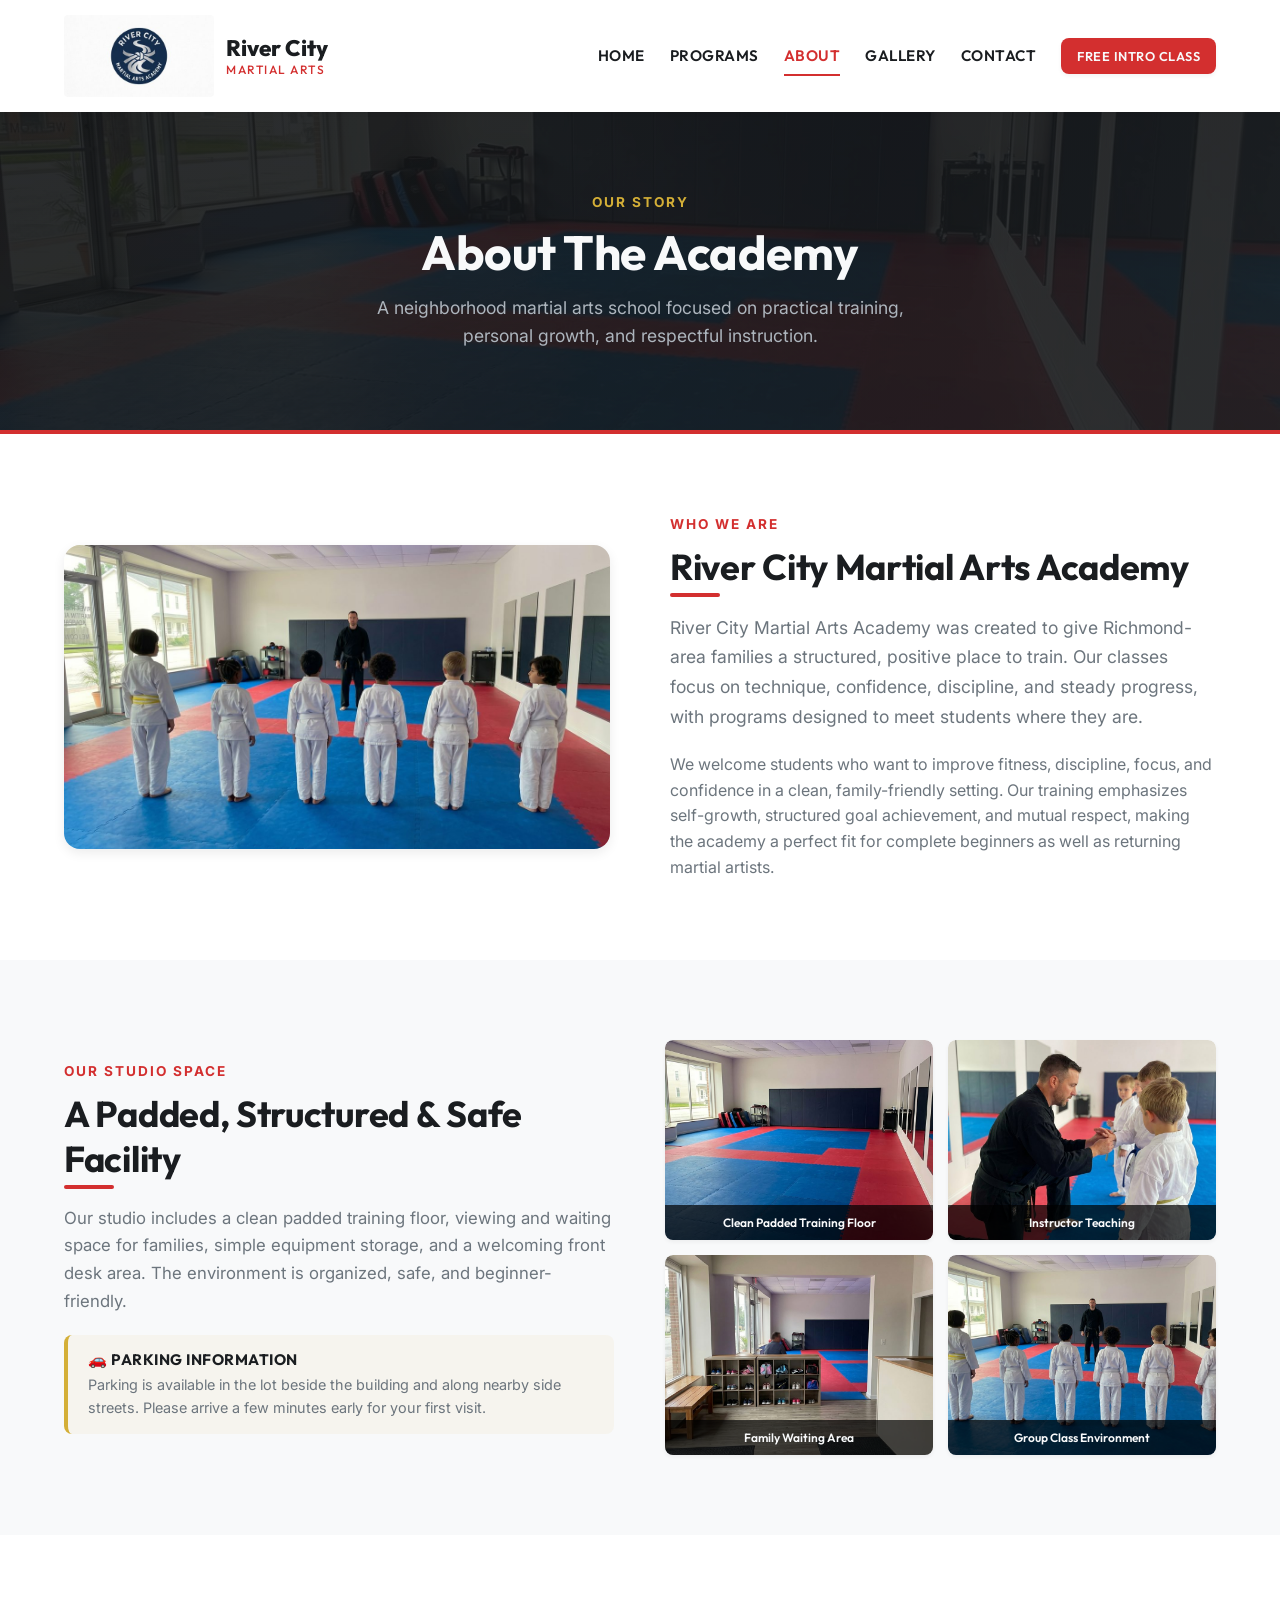
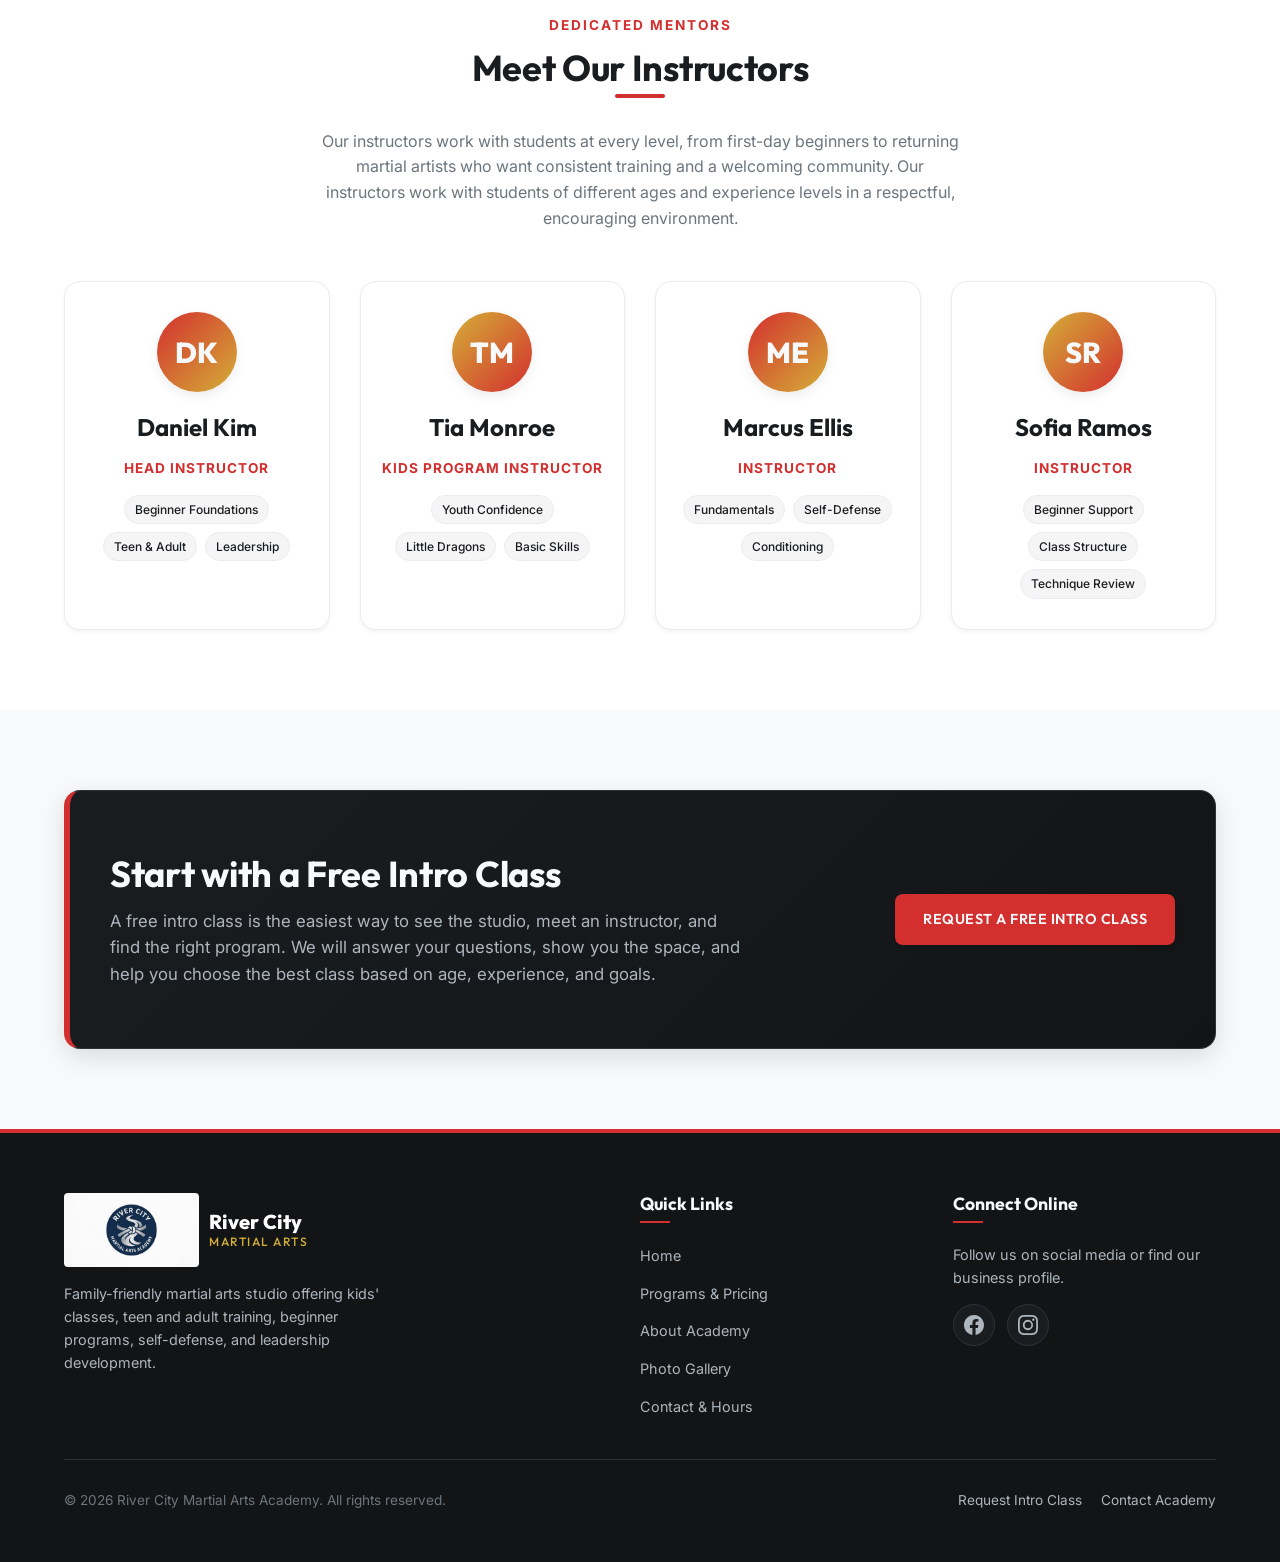
<file: about.html>
<!DOCTYPE html>
<html lang="en">
<head>
  <meta charset="UTF-8">
  <meta name="viewport" content="width=device-width, initial-scale=1.0">
  <title>About Our Academy & Instructors | River City Martial Arts Academy</title>
  <meta name="description" content="Learn about River City Martial Arts Academy in Richmond, VA. Meet our experienced coaches, explore our safe facility, and see why families choose us.">
    <link rel="icon" type="image/jpeg" href="assets/logo/river-city-martial-arts-logo.jpg">
  <link rel="stylesheet" href="assets/css/style.css">
</head>
<body>

  <!-- Sticky Header & Navigation -->
  <header class="site-header" id="site-header">
    <div class="container header-container">
      <a href="index.html" class="logo-link" id="nav-logo">
        <img src="assets/logo/river-city-martial-arts-logo.jpg" alt="River City Martial Arts Academy Logo" class="logo-image">
        <span class="logo-text">
          River City
          <span class="logo-subtext">Martial Arts</span>
        </span>
      </a>

      <!-- Hamburger Menu for Mobile -->
      <button class="hamburger" id="hamburger" aria-label="Toggle Navigation menu">
        <span></span>
        <span></span>
        <span></span>
      </button>

      <!-- Navigation Links -->
      <nav class="nav-menu" id="nav-menu">
        <a href="index.html" class="nav-link">Home</a>
        <a href="programs.html" class="nav-link">Programs</a>
        <a href="about.html" class="nav-link">About</a>
        <a href="gallery.html" class="nav-link">Gallery</a>
        <a href="contact.html" class="nav-link">Contact</a>
        <a href="contact.html" class="btn btn-primary btn-sm" id="nav-cta-btn">Free Intro Class</a>
      </nav>
    </div>
  </header>

  <!-- Page Banner -->
  <section class="page-banner" id="about-banner" style="background-image: linear-gradient(135deg, rgba(18, 20, 22, 0.9) 0%, rgba(26, 29, 32, 0.9) 100%), url('assets/img/river-city-training-floor.jpg');">
    <div class="container">
      <span class="section-subtitle" style="color: var(--secondary);">Our Story</span>
      <h1>About The Academy</h1>
      <p>A neighborhood martial arts school focused on practical training, personal growth, and respectful instruction.</p>
    </div>
  </section>

  <!-- About Us Details -->
  <section class="py-section" style="background-color: var(--bg-secondary);" id="about-details-section">
    <div class="container">
      <div class="grid grid-2" style="align-items: center; gap: 60px;">
        <div class="about-visual">
          <img src="assets/img/river-city-group-class-lineup.jpg" alt="River City Martial Arts Group Class Lineup" style="width: 100%; height: auto; box-shadow: var(--shadow-md); border-radius: var(--border-radius-lg);">
        </div>
        <div class="about-text">
          <span class="section-subtitle">Who We Are</span>
          <h2 class="section-title">River City Martial Arts Academy</h2>
          <p style="font-size: 1.1rem; line-height: 1.7; margin-bottom: 20px;">River City Martial Arts Academy was created to give Richmond-area families a structured, positive place to train. Our classes focus on technique, confidence, discipline, and steady progress, with programs designed to meet students where they are.</p>
          <p style="font-size: 1rem; color: var(--text-muted); line-height: 1.6; margin-bottom: 0;">We welcome students who want to improve fitness, discipline, focus, and confidence in a clean, family-friendly setting. Our training emphasizes self-growth, structured goal achievement, and mutual respect, making the academy a perfect fit for complete beginners as well as returning martial artists.</p>
        </div>
      </div>
    </div>
  </section>

  <!-- Our Facility Information & Required Showcase Photos -->
  <section class="py-section" style="background-color: var(--bg-primary);" id="facility-section">
    <div class="container">
      <div class="grid grid-2 facility-grid" style="gap: 50px;">
        <div class="facility-text">
          <span class="section-subtitle">Our Studio Space</span>
          <h2 class="section-title">A Padded, Structured & Safe Facility</h2>
          <p style="font-size: 1.05rem; line-height: 1.65; margin-bottom: 20px;">Our studio includes a clean padded training floor, viewing and waiting space for families, simple equipment storage, and a welcoming front desk area. The environment is organized, safe, and beginner-friendly.</p>
          
          <!-- Parking Details -->
          <div class="parking-note" id="about-parking-note">
            <h4>🚗 Parking Information</h4>
            <p>Parking is available in the lot beside the building and along nearby side streets. Please arrive a few minutes early for your first visit.</p>
          </div>
        </div>

        <!-- 4 Key Grid Photos Required in About: training floor, instructor teaching, waiting area, and group class environment -->
        <div class="facility-photos" id="about-facility-photos">
          <!-- Training floor -->
          <div class="facility-photo-item" id="photo-training-floor">
            <img src="assets/img/river-city-training-floor.jpg" alt="Clean Padded Training Floor">
            <div class="facility-photo-caption">Clean Padded Training Floor</div>
          </div>
          <!-- Instructor teaching -->
          <div class="facility-photo-item" id="photo-instructor-teaching">
            <img src="assets/img/river-city-instructor-teaching.jpg" alt="Instructor Teaching Class">
            <div class="facility-photo-caption">Instructor Teaching</div>
          </div>
          <!-- Waiting area -->
          <div class="facility-photo-item" id="photo-waiting-area">
            <img src="assets/img/river-city-waiting-area.jpg" alt="Family Viewing and Waiting Space">
            <div class="facility-photo-caption">Family Waiting Area</div>
          </div>
          <!-- Group class environment -->
          <div class="facility-photo-item" id="photo-group-class">
            <img src="assets/img/river-city-group-class-lineup.jpg" alt="Group Class Environment Lineup">
            <div class="facility-photo-caption">Group Class Environment</div>
          </div>
        </div>
      </div>
    </div>
  </section>

  <!-- Instructor/Team Roster Section -->
  <section class="py-section" style="background-color: var(--bg-secondary);" id="instructors-section">
    <div class="container">
      <div class="section-header text-center">
        <span class="section-subtitle">Dedicated Mentors</span>
        <h2 class="section-title center">Meet Our Instructors</h2>
        <p style="max-width: 650px; margin: 15px auto 0 auto;">Our instructors work with students at every level, from first-day beginners to returning martial artists who want consistent training and a welcoming community. Our instructors work with students of different ages and experience levels in a respectful, encouraging environment.</p>
      </div>

      <div class="grid grid-4" id="instructors-roster-grid">
        <!-- 1. Daniel Kim -->
        <div class="card instructor-card" id="instructor-daniel-kim">
          <div class="instructor-avatar">DK</div>
          <h3>Daniel Kim</h3>
          <p class="instructor-title">Head Instructor</p>
          <div class="specialty-list">
            <span class="specialty-badge">Beginner Foundations</span>
            <span class="specialty-badge">Teen & Adult</span>
            <span class="specialty-badge">Leadership</span>
          </div>
        </div>

        <!-- 2. Tia Monroe -->
        <div class="card instructor-card" id="instructor-tia-monroe">
          <div class="instructor-avatar" style="background: linear-gradient(135deg, var(--secondary) 0%, var(--primary) 100%);">TM</div>
          <h3>Tia Monroe</h3>
          <p class="instructor-title">Kids Program Instructor</p>
          <div class="specialty-list">
            <span class="specialty-badge">Youth Confidence</span>
            <span class="specialty-badge">Little Dragons</span>
            <span class="specialty-badge">Basic Skills</span>
          </div>
        </div>

        <!-- 3. Marcus Ellis -->
        <div class="card instructor-card" id="instructor-marcus-ellis">
          <div class="instructor-avatar">ME</div>
          <h3>Marcus Ellis</h3>
          <p class="instructor-title">Instructor</p>
          <div class="specialty-list">
            <span class="specialty-badge">Fundamentals</span>
            <span class="specialty-badge">Self-Defense</span>
            <span class="specialty-badge">Conditioning</span>
          </div>
        </div>

        <!-- 4. Sofia Ramos -->
        <div class="card instructor-card" id="instructor-sofia-ramos">
          <div class="instructor-avatar" style="background: linear-gradient(135deg, var(--secondary) 0%, var(--primary) 100%);">SR</div>
          <h3>Sofia Ramos</h3>
          <p class="instructor-title">Instructor</p>
          <div class="specialty-list">
            <span class="specialty-badge">Beginner Support</span>
            <span class="specialty-badge">Class Structure</span>
            <span class="specialty-badge">Technique Review</span>
          </div>
        </div>
      </div>
    </div>
  </section>

  <!-- CTA Banner Section -->
  <section class="py-section" style="background-color: var(--bg-primary);" id="about-cta-section">
    <div class="container">
      <div class="cta-banner" id="about-cta-banner">
        <div class="cta-banner-content">
          <h2>Start with a Free Intro Class</h2>
          <p>A free intro class is the easiest way to see the studio, meet an instructor, and find the right program. We will answer your questions, show you the space, and help you choose the best class based on age, experience, and goals.</p>
        </div>
        <div class="cta-banner-action">
          <a href="contact.html" class="btn btn-primary" id="about-banner-cta-btn">Request a Free Intro Class</a>
        </div>
      </div>
    </div>
  </section>

  <!-- Footer -->
  <footer class="site-footer" id="site-footer">
    <div class="container">
      <div class="footer-top">
        <div class="footer-brand">
          <a href="index.html" class="logo-link" style="gap: 10px;">
            <img src="assets/logo/river-city-martial-arts-logo.jpg" alt="River City Martial Arts Academy Logo" class="logo-image" style="width: 135px;">
            <span class="logo-text" style="color: white; font-size: 1.25rem;">
              River City
              <span class="logo-subtext" style="color: var(--secondary);">Martial Arts</span>
            </span>
          </a>
          <p>Family-friendly martial arts studio offering kids' classes, teen and adult training, beginner programs, self-defense, and leadership development.</p>
        </div>

        <div>
          <h3 class="footer-title">Quick Links</h3>
          <ul class="footer-links">
            <li><a href="index.html" class="footer-link">Home</a></li>
            <li><a href="programs.html" class="footer-link">Programs & Pricing</a></li>
            <li><a href="about.html" class="footer-link">About Academy</a></li>
            <li><a href="gallery.html" class="footer-link">Photo Gallery</a></li>
            <li><a href="contact.html" class="footer-link">Contact & Hours</a></li>
          </ul>
        </div>

        <div>
          <h3 class="footer-title">Connect Online</h3>
          <p style="font-size: 0.9rem; color: var(--text-muted-light); margin-bottom: 15px;">Follow us on social media or find our business profile.</p>
                              <div class="social-links">
            <a href="https://www.facebook.com/rivercitymartialartsacademy" target="_blank" rel="noopener" class="social-icon-btn" id="footer-fb-link" aria-label="Facebook Page">
              <svg xmlns="http://www.w3.org/2000/svg" width="20" height="20" fill="currentColor" class="bi bi-facebook" viewBox="0 0 16 16">
                <path d="M16 8.049c0-4.446-3.582-8.05-8-8.05C3.58 0-.002 3.603-.002 8.05c0 4.017 2.926 7.347 6.75 7.951v-5.625h-2.03V8.05H6.75V6.275c0-2.017 1.195-3.131 3.022-3.131.876 0 1.791.157 1.791.157v1.98h-1.009c-.993 0-1.303.621-1.303 1.258v1.51h2.218l-.354 2.326H9.25V16c3.824-.604 6.75-3.934 6.75-7.951"/>
              </svg>
            </a>
            <a href="https://instagram.com/rivercitymartialarts" target="_blank" rel="noopener" class="social-icon-btn" id="footer-ig-link" aria-label="Instagram Profile">
              <svg xmlns="http://www.w3.org/2000/svg" width="20" height="20" fill="currentColor" class="bi bi-instagram" viewBox="0 0 16 16">
                <path d="M8 0C5.829 0 5.556.01 4.703.048 3.85.088 3.269.222 2.76.42a3.9 3.9 0 0 0-1.417.923A3.9 3.9 0 0 0 .42 2.76C.222 3.268.087 3.85.048 4.7.01 5.555 0 5.827 0 8.001c0 2.172.01 2.444.048 3.297.04.852.174 1.433.372 1.942.205.526.478.972.923 1.417.444.445.89.719 1.416.923.51.198 1.09.333 1.942.372C5.555 15.99 5.827 16 8 16s2.444-.01 3.298-.048c.851-.04 1.434-.174 1.943-.372a3.9 3.9 0 0 0 1.416-.923c.445-.445.718-.891.923-1.417.197-.509.332-1.09.372-1.942C15.99 10.445 16 10.173 16 8s-.01-2.445-.048-3.299c-.04-.851-.175-1.433-.372-1.941a3.9 3.9 0 0 0-.923-1.417A3.9 3.9 0 0 0 13.24.42c-.51-.198-1.092-.333-1.943-.372C10.443.01 10.172 0 7.998 0zm-.717 1.442h.718c2.136 0 2.389.007 3.232.046.78.035 1.204.166 1.486.275.373.145.64.319.92.599s.453.546.598.92c.11.281.24.705.275 1.485.039.843.047 1.096.047 3.231s-.008 2.389-.047 3.232c-.035.78-.166 1.203-.275 1.485a2.5 2.5 0 0 1-.599.919c-.28.28-.546.453-.92.598-.28.11-.704.24-1.485.276-.843.038-1.096.047-3.232.047s-2.39-.009-3.233-.047c-.78-.036-1.203-.166-1.485-.276a2.5 2.5 0 0 1-.92-.598 2.5 2.5 0 0 1-.6-.92c-.109-.281-.24-.705-.275-1.485-.038-.843-.046-1.096-.046-3.233s.008-2.388.046-3.231c.036-.78.166-1.204.276-1.486.145-.373.319-.64.599-.92.28-.28.546-.453.92-.598.282-.11.705-.24 1.485-.276.738-.034 1.024-.044 2.515-.045zm4.988 1.328a.96.96 0 1 0 0 1.92.96.96 0 0 0 0-1.92m-4.27 1.122a4.109 4.109 0 1 0 0 8.217 4.109 4.109 0 0 0 0-8.217m0 1.441a2.667 2.667 0 1 1 0 5.334 2.667 2.667 0 0 1 0-5.334"/>
              </svg>
            </a>
          </div>
        </div>
      </div>

      <div class="footer-bottom">
        <p>&copy; 2026 River City Martial Arts Academy. All rights reserved.</p>
        <p>
          <a href="contact.html" target="_blank" style="margin-right: 15px;">Request Intro Class</a>
          <a href="contact.html" target="_blank">Contact Academy</a>
        </p>
      </div>
    </div>
  </footer>

  <script src="assets/js/main.js"></script>
</body>
</html>
</file>
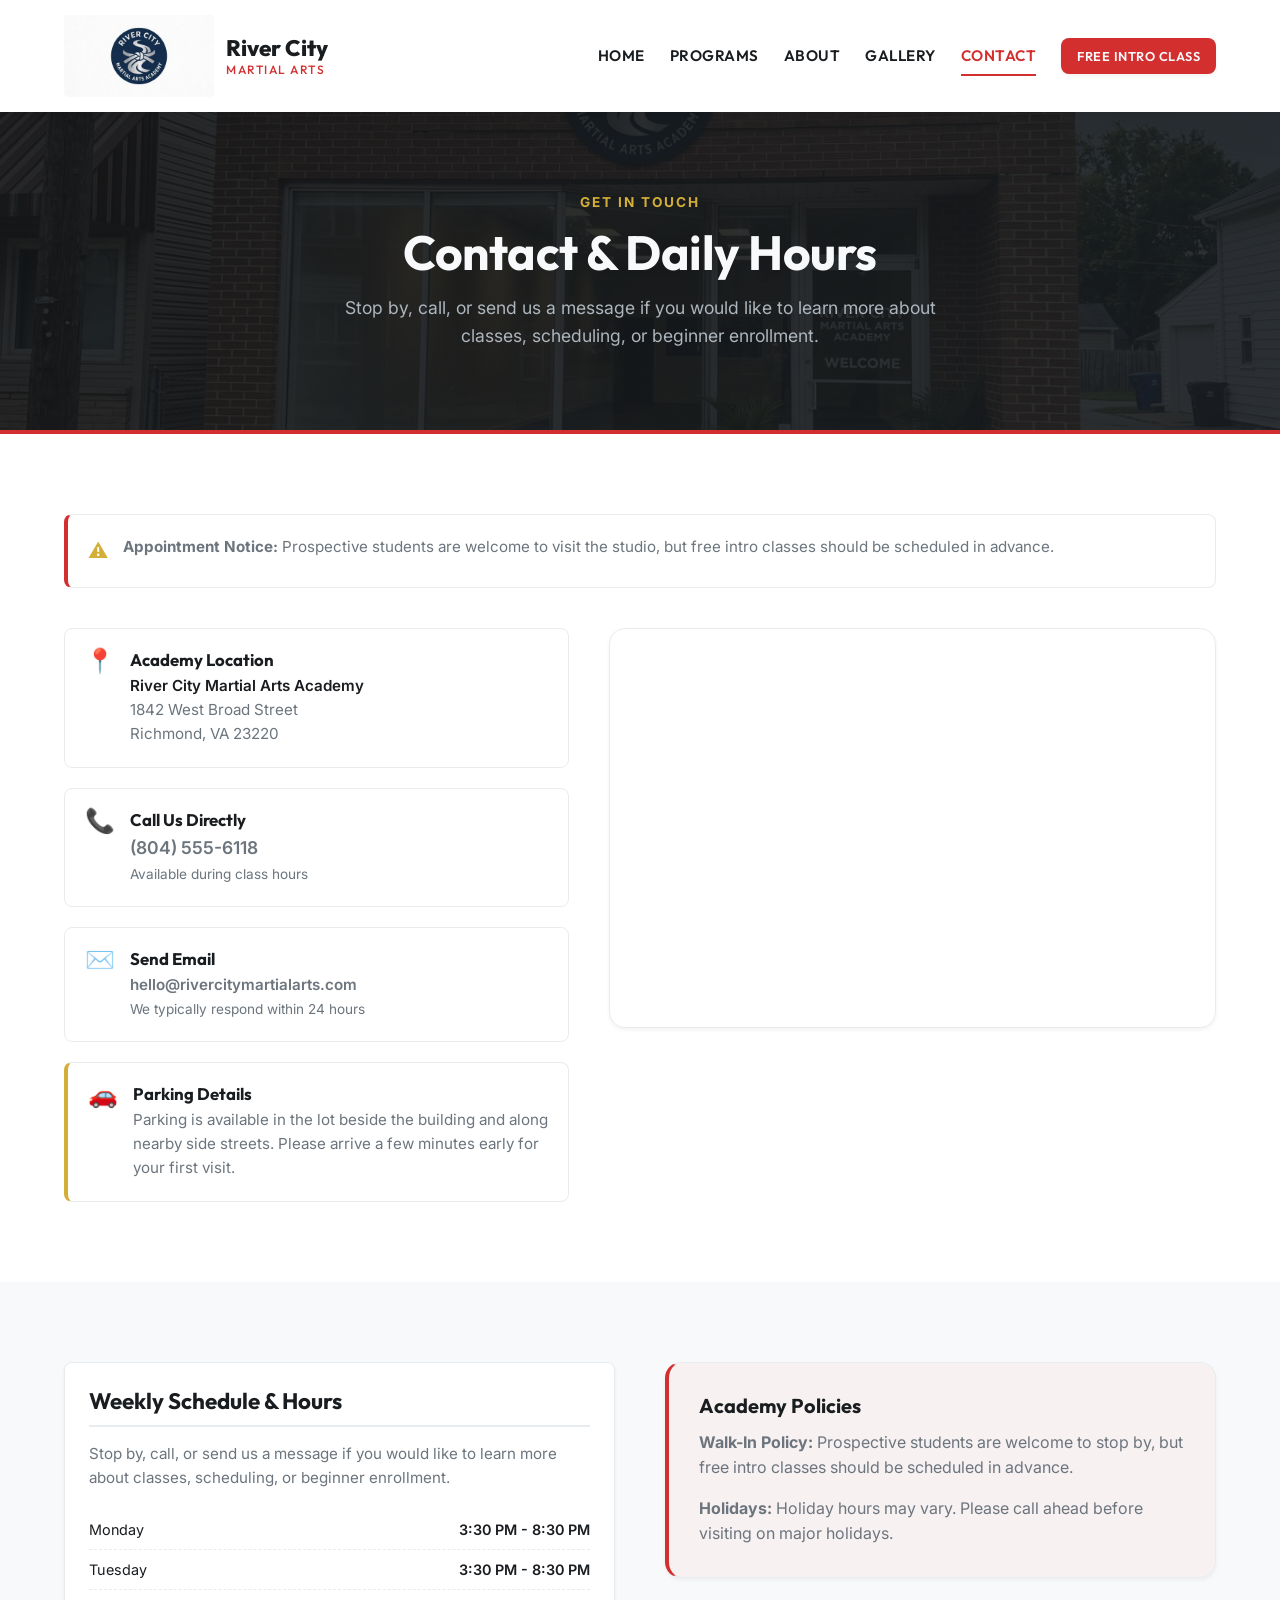
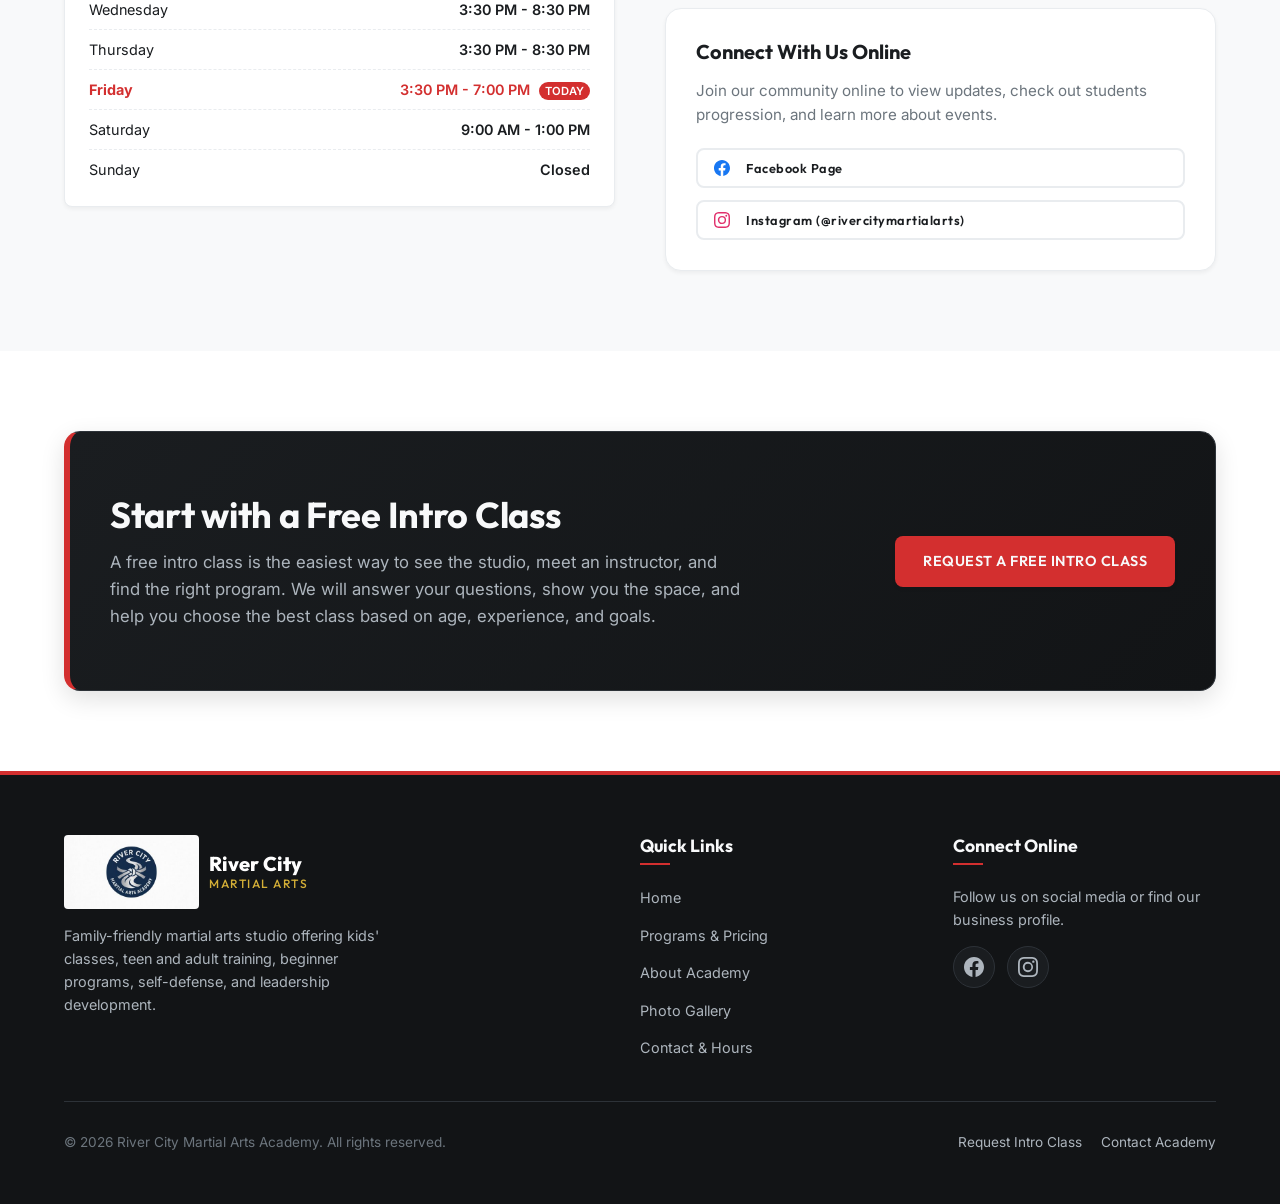
<file: contact.html>
<!DOCTYPE html>
<html lang="en">
<head>
  <meta charset="UTF-8">
  <meta name="viewport" content="width=device-width, initial-scale=1.0">
  <title>Contact & Hours | River City Martial Arts Academy</title>
  <meta name="description" content="Get directions, daily hours, phone, email, and social links for River City Martial Arts Academy in Richmond, VA. Schedule your free intro class.">
    <link rel="icon" type="image/jpeg" href="assets/logo/river-city-martial-arts-logo.jpg">
  <link rel="stylesheet" href="assets/css/style.css">
</head>
<body>

  <!-- Sticky Header & Navigation -->
  <header class="site-header" id="site-header">
    <div class="container header-container">
      <a href="index.html" class="logo-link" id="nav-logo">
        <img src="assets/logo/river-city-martial-arts-logo.jpg" alt="River City Martial Arts Academy Logo" class="logo-image">
        <span class="logo-text">
          River City
          <span class="logo-subtext">Martial Arts</span>
        </span>
      </a>

      <!-- Hamburger Menu for Mobile -->
      <button class="hamburger" id="hamburger" aria-label="Toggle Navigation menu">
        <span></span>
        <span></span>
        <span></span>
      </button>

      <!-- Navigation Links -->
      <nav class="nav-menu" id="nav-menu">
        <a href="index.html" class="nav-link">Home</a>
        <a href="programs.html" class="nav-link">Programs</a>
        <a href="about.html" class="nav-link">About</a>
        <a href="gallery.html" class="nav-link">Gallery</a>
        <a href="contact.html" class="nav-link">Contact</a>
        <a href="contact.html" class="btn btn-primary btn-sm" id="nav-cta-btn">Free Intro Class</a>
      </nav>
    </div>
  </header>

  <!-- Page Banner -->
  <section class="page-banner" id="contact-banner" style="background-image: linear-gradient(135deg, rgba(18, 20, 22, 0.9) 0%, rgba(26, 29, 32, 0.9) 100%), url('assets/img/river-city-exterior.jpg');">
    <div class="container">
      <span class="section-subtitle" style="color: var(--secondary);">Get In Touch</span>
      <h1>Contact & Daily Hours</h1>
      <p>Stop by, call, or send us a message if you would like to learn more about classes, scheduling, or beginner enrollment.</p>
    </div>
  </section>

  <!-- Contact & Map Grid Section -->
  <section class="py-section" style="background-color: var(--bg-secondary);" id="contact-section">
    <div class="container">
      
      <!-- Appointment Notice Box -->
      <div class="note-box" style="margin-bottom: 40px; border-left: 4px solid var(--primary);" id="contact-appointment-notice">
        <div class="note-box-icon">⚠️</div>
        <p class="note-box-text"><strong>Appointment Notice:</strong> Prospective students are welcome to visit the studio, but free intro classes should be scheduled in advance.</p>
      </div>

      <div class="grid contact-grid">
        
        <!-- Contact Details -->
        <div class="contact-info-list" id="contact-details">
          
          <!-- Address Card -->
          <div class="contact-detail-item" id="contact-detail-address">
            <div class="contact-detail-icon">📍</div>
            <div class="contact-detail-content">
              <h4>Academy Location</h4>
              <p style="font-weight: 600; color: var(--text-dark);">River City Martial Arts Academy</p>
              <p>1842 West Broad Street<br>Richmond, VA 23220</p>
            </div>
          </div>

          <!-- Phone Card -->
          <div class="contact-detail-item" id="contact-detail-phone">
            <div class="contact-detail-icon">📞</div>
            <div class="contact-detail-content">
              <h4>Call Us Directly</h4>
              <p><a href="tel:8045556118" style="font-weight: 600; font-size: 1.1rem;">(804) 555-6118</a></p>
              <p style="font-size: 0.85rem; color: var(--text-muted); margin-top: 2px;">Available during class hours</p>
            </div>
          </div>

          <!-- Email Card -->
          <div class="contact-detail-item" id="contact-detail-email">
            <div class="contact-detail-icon">✉️</div>
            <div class="contact-detail-content">
              <h4>Send Email</h4>
              <p><a href="mailto:hello@rivercitymartialarts.com" style="font-weight: 600;">hello@rivercitymartialarts.com</a></p>
              <p style="font-size: 0.85rem; color: var(--text-muted); margin-top: 2px;">We typically respond within 24 hours</p>
            </div>
          </div>

          <!-- Parking Card -->
          <div class="contact-detail-item" id="contact-detail-parking" style="border-left: 4px solid var(--secondary);">
            <div class="contact-detail-icon">🚗</div>
            <div class="contact-detail-content">
              <h4>Parking Details</h4>
              <p>Parking is available in the lot beside the building and along nearby side streets. Please arrive a few minutes early for your first visit.</p>
            </div>
          </div>

        </div>

        <!-- Studio Map Showcase Container -->
        <div class="map-container" id="directions">
          <iframe src="https://www.google.com/maps/embed?pb=!1m18!1m12!1m3!1d3163.630017163013!2d-77.4578500241285!3d37.55198087204279!2m3!1f0!2f0!3f0!3m2!1i1024!2i768!4f13.1!3m3!1m2!1s0x89b11138848d7c49%3A0xe54d920257e5b15b!2s1842%20W%20Broad%20St%2C%20Richmond%2C%20VA%2023220!5e0!3m2!1sen!2sus!4v1716301300000!5m2!1sen!2sus" width="100%" height="100%" style="border:0;" allowfullscreen="" loading="lazy" referrerpolicy="no-referrer-when-downgrade" title="River City Martial Arts Academy Map Location"></iframe>
        </div>

      </div>
    </div>
  </section>

  <!-- Schedule & Hours / Policies -->
  <section class="py-section" style="background-color: var(--bg-primary);" id="contact-hours-section">
    <div class="container">
      <div class="grid grid-2" style="align-items: start; gap: 50px;">
        
        <!-- Hours Schedule -->
        <div class="hours-roster" style="width: 100%;" id="contact-hours-roster">
          <h3 class="hours-title" style="font-size: 1.4rem;">Weekly Schedule & Hours</h3>
          <p style="font-size: 0.95rem; color: var(--text-muted); margin-bottom: 20px;">Stop by, call, or send us a message if you would like to learn more about classes, scheduling, or beginner enrollment.</p>
          
          <div class="hours-row">
            <span class="hours-day">Monday</span>
            <span class="hours-time">3:30 PM - 8:30 PM</span>
          </div>
          <div class="hours-row">
            <span class="hours-day">Tuesday</span>
            <span class="hours-time">3:30 PM - 8:30 PM</span>
          </div>
          <div class="hours-row">
            <span class="hours-day">Wednesday</span>
            <span class="hours-time">3:30 PM - 8:30 PM</span>
          </div>
          <div class="hours-row">
            <span class="hours-day">Thursday</span>
            <span class="hours-time">3:30 PM - 8:30 PM</span>
          </div>
          <div class="hours-row">
            <span class="hours-day">Friday</span>
            <span class="hours-time">3:30 PM - 7:00 PM</span>
          </div>
          <div class="hours-row">
            <span class="hours-day">Saturday</span>
            <span class="hours-time">9:00 AM - 1:00 PM</span>
          </div>
          <div class="hours-row">
            <span class="hours-day">Sunday</span>
            <span class="hours-time">Closed</span>
          </div>
        </div>

        <!-- Policy Notes / Holiday warnings / Social Connections -->
        <div style="display: flex; flex-direction: column; gap: 30px;">
          
          <!-- Holiday and Walk-In Policies -->
          <div class="card policy-card" id="contact-policies">
            <h3 style="font-size: 1.25rem; margin-bottom: 12px; color: var(--text-dark);">Academy Policies</h3>
            <p style="margin-bottom: 15px;"><strong>Walk-In Policy:</strong> Prospective students are welcome to stop by, but free intro classes should be scheduled in advance.</p>
            <p style="margin-bottom: 0;"><strong>Holidays:</strong> Holiday hours may vary. Please call ahead before visiting on major holidays.</p>
          </div>

          <!-- Social Medias -->
          <div class="card" id="contact-socials">
            <h3 style="font-size: 1.25rem; margin-bottom: 15px; color: var(--text-dark);">Connect With Us Online</h3>
            <p style="font-size: 0.95rem; color: var(--text-muted); margin-bottom: 20px;">Join our community online to view updates, check out students progression, and learn more about events.</p>
            
            <div style="display: flex; flex-direction: column; gap: 12px;">
              <a href="https://www.facebook.com/rivercitymartialartsacademy" target="_blank" rel="noopener" class="btn btn-secondary btn-sm" style="justify-content: flex-start; text-transform: none; border-color: var(--border-light);" id="contact-fb-btn">
                <svg xmlns="http://www.w3.org/2000/svg" width="16" height="16" fill="currentColor" class="bi bi-facebook" viewBox="0 0 16 16" style="margin-right: 8px; flex-shrink: 0; color: #1877F2;">
                  <path d="M16 8.049c0-4.446-3.582-8.05-8-8.05C3.58 0-.002 3.603-.002 8.05c0 4.017 2.926 7.347 6.75 7.951v-5.625h-2.03V8.05H6.75V6.275c0-2.017 1.195-3.131 3.022-3.131.876 0 1.791.157 1.791.157v1.98h-1.009c-.993 0-1.303.621-1.303 1.258v1.51h2.218l-.354 2.326H9.25V16c3.824-.604 6.75-3.934 6.75-7.951"/>
                </svg> Facebook Page
              </a>
              <a href="https://instagram.com/rivercitymartialarts" target="_blank" rel="noopener" class="btn btn-secondary btn-sm" style="justify-content: flex-start; text-transform: none; border-color: var(--border-light);" id="contact-ig-btn">
                <svg xmlns="http://www.w3.org/2000/svg" width="16" height="16" fill="currentColor" class="bi bi-instagram" viewBox="0 0 16 16" style="margin-right: 8px; flex-shrink: 0; color: #E1306C;">
                  <path d="M8 0C5.829 0 5.556.01 4.703.048 3.85.088 3.269.222 2.76.42a3.9 3.9 0 0 0-1.417.923A3.9 3.9 0 0 0 .42 2.76C.222 3.268.087 3.85.048 4.7.01 5.555 0 5.827 0 8.001c0 2.172.01 2.444.048 3.297.04.852.174 1.433.372 1.942.205.526.478.972.923 1.417.444.445.89.719 1.416.923.51.198 1.09.333 1.942.372C5.555 15.99 5.827 16 8 16s2.444-.01 3.298-.048c.851-.04 1.434-.174 1.943-.372a3.9 3.9 0 0 0 1.416-.923c.445-.445.718-.891.923-1.417.197-.509.332-1.09.372-1.942C15.99 10.445 16 10.173 16 8s-.01-2.445-.048-3.299c-.04-.851-.175-1.433-.372-1.941a3.9 3.9 0 0 0-.923-1.417A3.9 3.9 0 0 0 13.24.42c-.51-.198-1.092-.333-1.943-.372C10.443.01 10.172 0 7.998 0zm-.717 1.442h.718c2.136 0 2.389.007 3.232.046.78.035 1.204.166 1.486.275.373.145.64.319.92.599s.453.546.598.92c.11.281.24.705.275 1.485.039.843.047 1.096.047 3.231s-.008 2.389-.047 3.232c-.035.78-.166 1.203-.275 1.485a2.5 2.5 0 0 1-.599.919c-.28.28-.546.453-.92.598-.28.11-.704.24-1.485.276-.843.038-1.096.047-3.232.047s-2.39-.009-3.233-.047c-.78-.036-1.203-.166-1.485-.276a2.5 2.5 0 0 1-.92-.598 2.5 2.5 0 0 1-.6-.92c-.109-.281-.24-.705-.275-1.485-.038-.843-.046-1.096-.046-3.233s.008-2.388.046-3.231c.036-.78.166-1.204.276-1.486.145-.373.319-.64.599-.92.28-.28.546-.453.92-.598.282-.11.705-.24 1.485-.276.738-.034 1.024-.044 2.515-.045zm4.988 1.328a.96.96 0 1 0 0 1.92.96.96 0 0 0 0-1.92m-4.27 1.122a4.109 4.109 0 1 0 0 8.217 4.109 4.109 0 0 0 0-8.217m0 1.441a2.667 2.667 0 1 1 0 5.334 2.667 2.667 0 0 1 0-5.334"/>
                </svg> Instagram (@rivercitymartialarts)
              </a>
            </div>
          </div>

        </div>

      </div>
    </div>
  </section>

  <!-- CTA Banner Section -->
  <section class="py-section" style="background-color: var(--bg-secondary);" id="contact-cta-section">
    <div class="container">
      <div class="cta-banner" id="contact-cta-banner">
        <div class="cta-banner-content">
          <h2>Start with a Free Intro Class</h2>
          <p>A free intro class is the easiest way to see the studio, meet an instructor, and find the right program. We will answer your questions, show you the space, and help you choose the best class based on age, experience, and goals.</p>
        </div>
        <div class="cta-banner-action">
          <a href="contact.html" class="btn btn-primary" id="contact-banner-cta-btn">Request a Free Intro Class</a>
        </div>
      </div>
    </div>
  </section>

  <!-- Footer -->
  <footer class="site-footer" id="site-footer">
    <div class="container">
      <div class="footer-top">
        <div class="footer-brand">
          <a href="index.html" class="logo-link" style="gap: 10px;">
            <img src="assets/logo/river-city-martial-arts-logo.jpg" alt="River City Martial Arts Academy Logo" class="logo-image" style="width: 135px;">
            <span class="logo-text" style="color: white; font-size: 1.25rem;">
              River City
              <span class="logo-subtext" style="color: var(--secondary);">Martial Arts</span>
            </span>
          </a>
          <p>Family-friendly martial arts studio offering kids' classes, teen and adult training, beginner programs, self-defense, and leadership development.</p>
        </div>

        <div>
          <h3 class="footer-title">Quick Links</h3>
          <ul class="footer-links">
            <li><a href="index.html" class="footer-link">Home</a></li>
            <li><a href="programs.html" class="footer-link">Programs & Pricing</a></li>
            <li><a href="about.html" class="footer-link">About Academy</a></li>
            <li><a href="gallery.html" class="footer-link">Photo Gallery</a></li>
            <li><a href="contact.html" class="footer-link">Contact & Hours</a></li>
          </ul>
        </div>

        <div>
          <h3 class="footer-title">Connect Online</h3>
          <p style="font-size: 0.9rem; color: var(--text-muted-light); margin-bottom: 15px;">Follow us on social media or find our business profile.</p>
                              <div class="social-links">
            <a href="https://www.facebook.com/rivercitymartialartsacademy" target="_blank" rel="noopener" class="social-icon-btn" id="footer-fb-link" aria-label="Facebook Page">
              <svg xmlns="http://www.w3.org/2000/svg" width="20" height="20" fill="currentColor" class="bi bi-facebook" viewBox="0 0 16 16">
                <path d="M16 8.049c0-4.446-3.582-8.05-8-8.05C3.58 0-.002 3.603-.002 8.05c0 4.017 2.926 7.347 6.75 7.951v-5.625h-2.03V8.05H6.75V6.275c0-2.017 1.195-3.131 3.022-3.131.876 0 1.791.157 1.791.157v1.98h-1.009c-.993 0-1.303.621-1.303 1.258v1.51h2.218l-.354 2.326H9.25V16c3.824-.604 6.75-3.934 6.75-7.951"/>
              </svg>
            </a>
            <a href="https://instagram.com/rivercitymartialarts" target="_blank" rel="noopener" class="social-icon-btn" id="footer-ig-link" aria-label="Instagram Profile">
              <svg xmlns="http://www.w3.org/2000/svg" width="20" height="20" fill="currentColor" class="bi bi-instagram" viewBox="0 0 16 16">
                <path d="M8 0C5.829 0 5.556.01 4.703.048 3.85.088 3.269.222 2.76.42a3.9 3.9 0 0 0-1.417.923A3.9 3.9 0 0 0 .42 2.76C.222 3.268.087 3.85.048 4.7.01 5.555 0 5.827 0 8.001c0 2.172.01 2.444.048 3.297.04.852.174 1.433.372 1.942.205.526.478.972.923 1.417.444.445.89.719 1.416.923.51.198 1.09.333 1.942.372C5.555 15.99 5.827 16 8 16s2.444-.01 3.298-.048c.851-.04 1.434-.174 1.943-.372a3.9 3.9 0 0 0 1.416-.923c.445-.445.718-.891.923-1.417.197-.509.332-1.09.372-1.942C15.99 10.445 16 10.173 16 8s-.01-2.445-.048-3.299c-.04-.851-.175-1.433-.372-1.941a3.9 3.9 0 0 0-.923-1.417A3.9 3.9 0 0 0 13.24.42c-.51-.198-1.092-.333-1.943-.372C10.443.01 10.172 0 7.998 0zm-.717 1.442h.718c2.136 0 2.389.007 3.232.046.78.035 1.204.166 1.486.275.373.145.64.319.92.599s.453.546.598.92c.11.281.24.705.275 1.485.039.843.047 1.096.047 3.231s-.008 2.389-.047 3.232c-.035.78-.166 1.203-.275 1.485a2.5 2.5 0 0 1-.599.919c-.28.28-.546.453-.92.598-.28.11-.704.24-1.485.276-.843.038-1.096.047-3.232.047s-2.39-.009-3.233-.047c-.78-.036-1.203-.166-1.485-.276a2.5 2.5 0 0 1-.92-.598 2.5 2.5 0 0 1-.6-.92c-.109-.281-.24-.705-.275-1.485-.038-.843-.046-1.096-.046-3.233s.008-2.388.046-3.231c.036-.78.166-1.204.276-1.486.145-.373.319-.64.599-.92.28-.28.546-.453.92-.598.282-.11.705-.24 1.485-.276.738-.034 1.024-.044 2.515-.045zm4.988 1.328a.96.96 0 1 0 0 1.92.96.96 0 0 0 0-1.92m-4.27 1.122a4.109 4.109 0 1 0 0 8.217 4.109 4.109 0 0 0 0-8.217m0 1.441a2.667 2.667 0 1 1 0 5.334 2.667 2.667 0 0 1 0-5.334"/>
              </svg>
            </a>
          </div>
        </div>
      </div>

      <div class="footer-bottom">
        <p>&copy; 2026 River City Martial Arts Academy. All rights reserved.</p>
        <p>
          <a href="contact.html" target="_blank" style="margin-right: 15px;">Request Intro Class</a>
          <a href="contact.html" target="_blank">Contact Academy</a>
        </p>
      </div>
    </div>
  </footer>

  <script src="assets/js/main.js"></script>
</body>
</html>
</file>
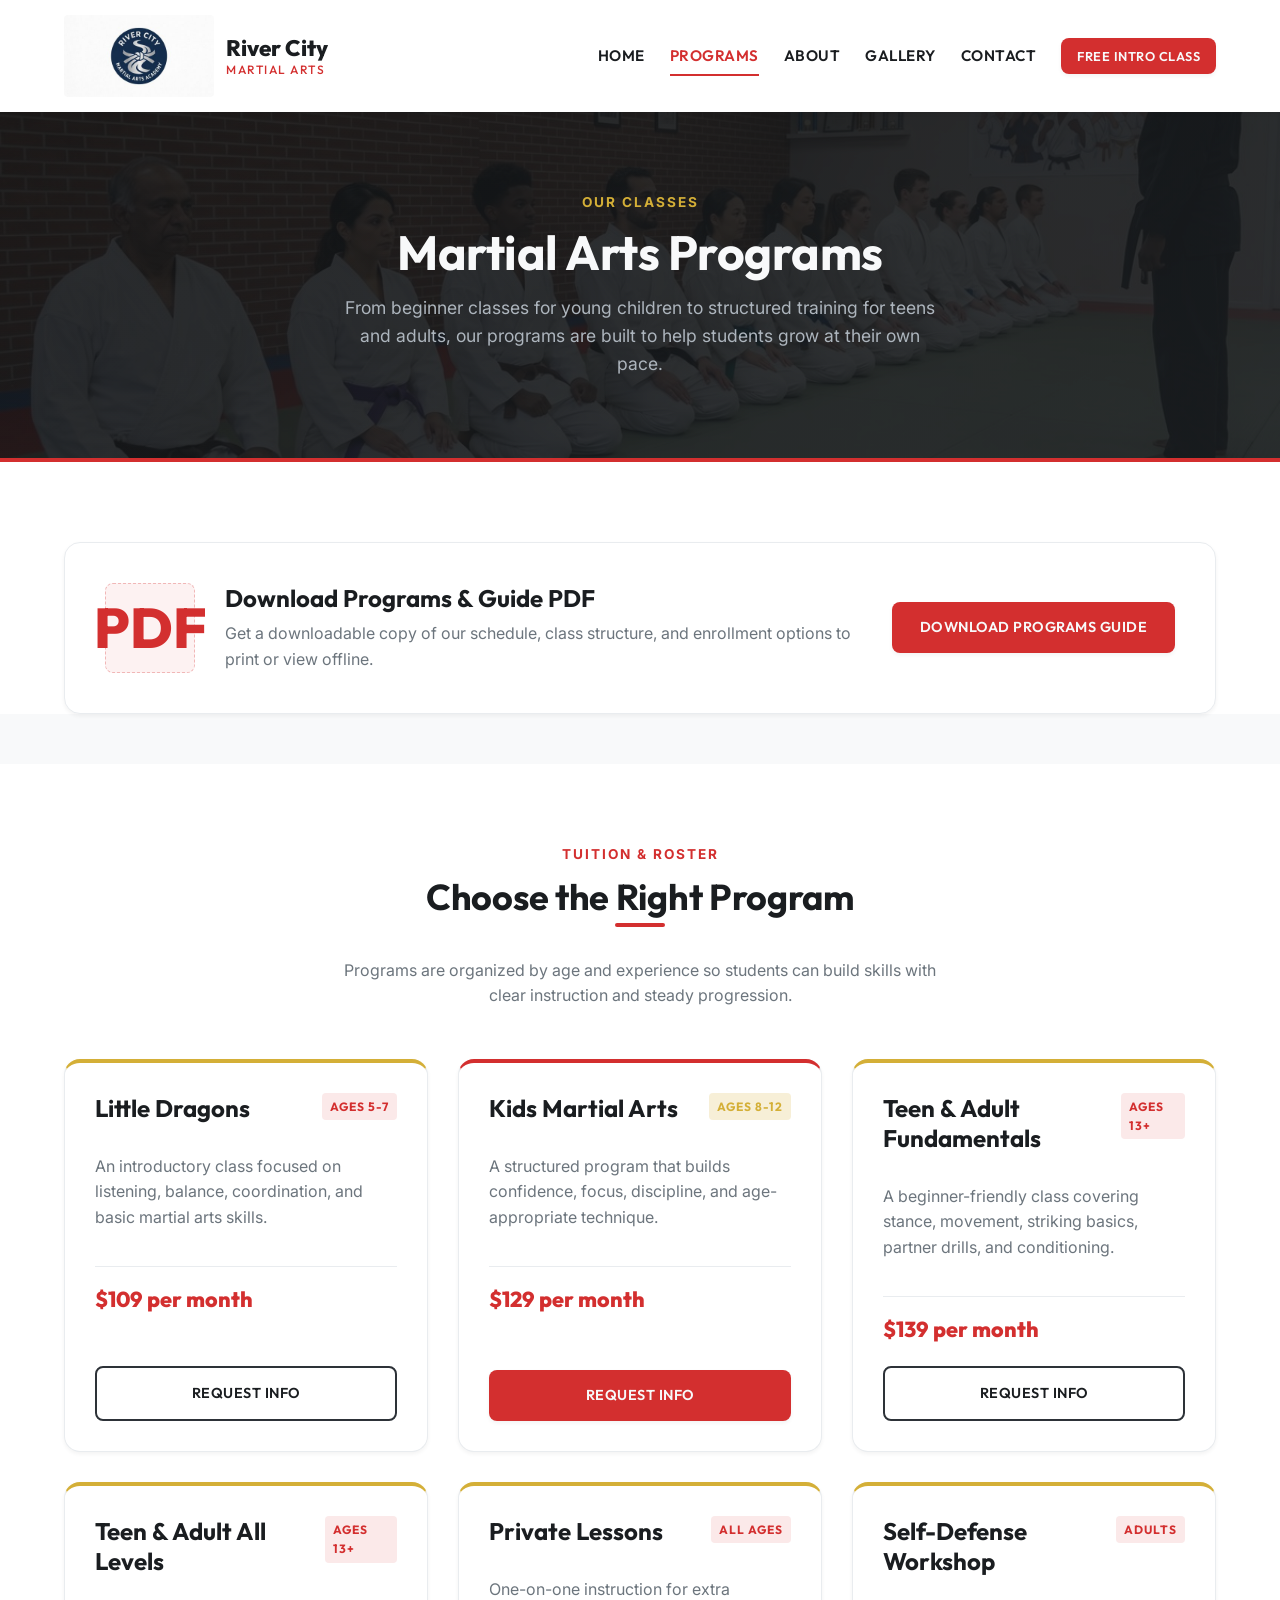
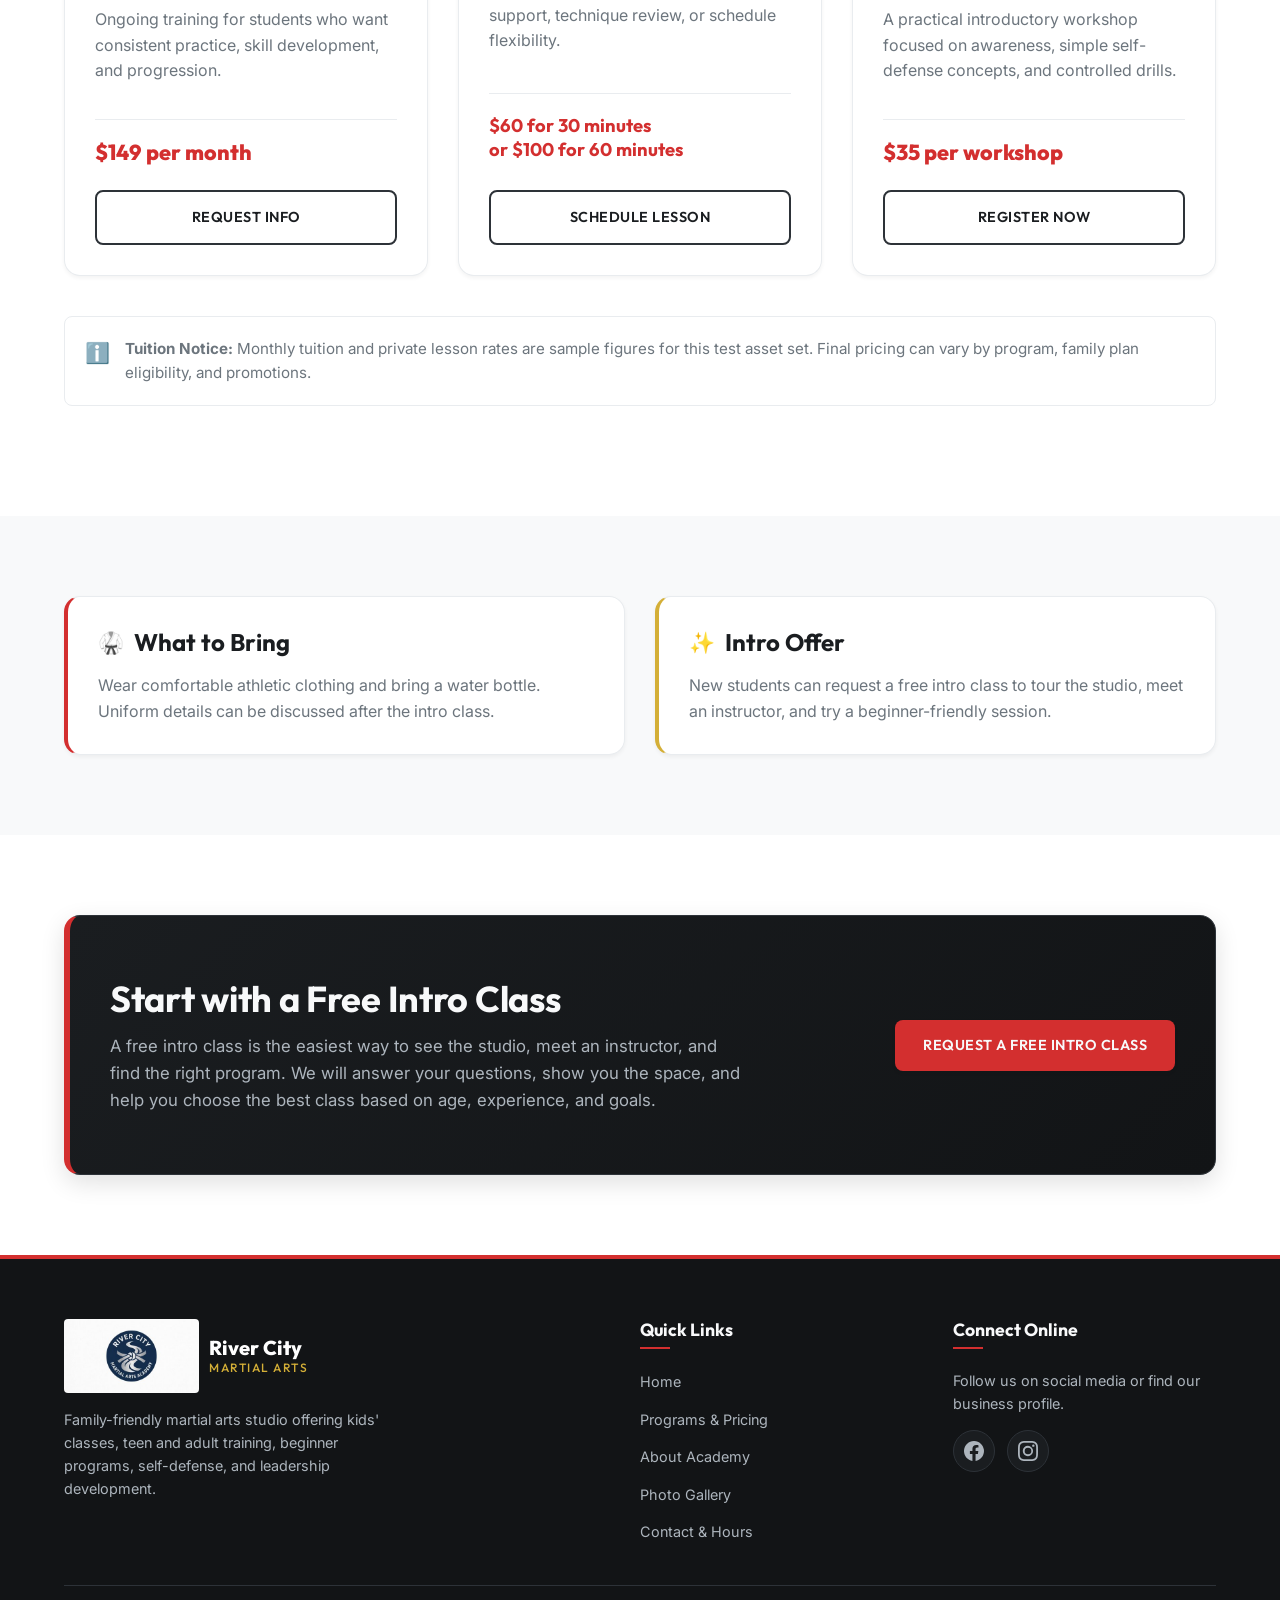
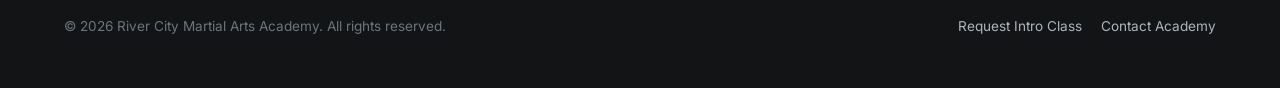
<file: programs.html>
<!DOCTYPE html>
<html lang="en">
<head>
  <meta charset="UTF-8">
  <meta name="viewport" content="width=device-width, initial-scale=1.0">
  <title>Martial Arts Programs & Tuition | River City Martial Arts Academy</title>
  <meta name="description" content="Explore kids' martial arts, teen & adult training, private lessons, and self-defense workshops at River City Martial Arts Academy. Download our program PDF.">
    <link rel="icon" type="image/jpeg" href="assets/logo/river-city-martial-arts-logo.jpg">
  <link rel="stylesheet" href="assets/css/style.css">
</head>
<body>

  <!-- Sticky Header & Navigation -->
  <header class="site-header" id="site-header">
    <div class="container header-container">
      <a href="index.html" class="logo-link" id="nav-logo">
        <img src="assets/logo/river-city-martial-arts-logo.jpg" alt="River City Martial Arts Academy Logo" class="logo-image">
        <span class="logo-text">
          River City
          <span class="logo-subtext">Martial Arts</span>
        </span>
      </a>

      <!-- Hamburger Menu for Mobile -->
      <button class="hamburger" id="hamburger" aria-label="Toggle Navigation menu">
        <span></span>
        <span></span>
        <span></span>
      </button>

      <!-- Navigation Links -->
      <nav class="nav-menu" id="nav-menu">
        <a href="index.html" class="nav-link">Home</a>
        <a href="programs.html" class="nav-link">Programs</a>
        <a href="about.html" class="nav-link">About</a>
        <a href="gallery.html" class="nav-link">Gallery</a>
        <a href="contact.html" class="nav-link">Contact</a>
        <a href="contact.html" class="btn btn-primary btn-sm" id="nav-cta-btn">Free Intro Class</a>
      </nav>
    </div>
  </header>

  <!-- Page Banner -->
  <section class="page-banner" id="programs-banner" style="background-image: linear-gradient(135deg, rgba(18, 20, 22, 0.9) 0%, rgba(26, 29, 32, 0.9) 100%), url('assets/img/river-city-teen-adult-class.jpg');">
    <div class="container">
      <span class="section-subtitle" style="color: var(--secondary);">Our Classes</span>
      <h1>Martial Arts Programs</h1>
      <p>From beginner classes for young children to structured training for teens and adults, our programs are built to help students grow at their own pace.</p>
    </div>
  </section>

  <!-- PDF Guide Download Section -->
  <section class="py-section" style="background-color: var(--bg-secondary); padding-bottom: 0;" id="pdf-download-section">
    <div class="container">
      <div class="pdf-guide-block" id="programs-pdf-block">
        <div class="pdf-icon">PDF</div>
        <div class="pdf-info">
          <h3>Download Programs & Guide PDF</h3>
          <p>Get a downloadable copy of our schedule, class structure, and enrollment options to print or view offline.</p>
        </div>
        <div style="margin-left: auto; flex-shrink: 0;" class="mobile-width-100">
          <a href="assets/docs/programs.pdf" download="river-city-programs-guide.pdf" class="btn btn-primary" id="programs-pdf-download-btn" target="_blank">Download Programs Guide</a>
        </div>
      </div>
    </div>
  </section>

  <!-- Programs Grid Section -->
  <section class="py-section" style="background-color: var(--bg-secondary);" id="all-programs-section">
    <div class="container">
      <div class="section-header text-center">
        <span class="section-subtitle">Tuition & Roster</span>
        <h2 class="section-title center">Choose the Right Program</h2>
        <p style="max-width: 600px; margin: 15px auto 0 auto;">Programs are organized by age and experience so students can build skills with clear instruction and steady progression.</p>
      </div>

      <div class="grid grid-3">
        <!-- 1. Little Dragons -->
        <div class="card program-card" id="little-dragons">
          <div class="program-card-header">
            <h3>Little Dragons</h3>
            <span class="program-ages">Ages 5-7</span>
          </div>
          <p>An introductory class focused on listening, balance, coordination, and basic martial arts skills.</p>
          <div class="program-price">$109 per month</div>
          <a href="contact.html" class="btn btn-secondary">Request Info</a>
        </div>

        <!-- 2. Kids Martial Arts -->
        <div class="card program-card featured" id="kids-martial-arts">
          <div class="program-card-header">
            <h3>Kids Martial Arts</h3>
            <span class="program-ages" style="background-color: rgba(212, 175, 55, 0.2); color: var(--secondary);">Ages 8-12</span>
          </div>
          <p>A structured program that builds confidence, focus, discipline, and age-appropriate technique.</p>
          <div class="program-price" style="color: var(--primary);">$129 per month</div>
          <a href="contact.html" class="btn btn-primary">Request Info</a>
        </div>

        <!-- 3. Teen and Adult Fundamentals -->
        <div class="card program-card" id="teen-adult-fundamentals">
          <div class="program-card-header">
            <h3>Teen & Adult Fundamentals</h3>
            <span class="program-ages">Ages 13+</span>
          </div>
          <p>A beginner-friendly class covering stance, movement, striking basics, partner drills, and conditioning.</p>
          <div class="program-price">$139 per month</div>
          <a href="contact.html" class="btn btn-secondary">Request Info</a>
        </div>

        <!-- 4. Teen and Adult All Levels -->
        <div class="card program-card" id="teen-adult-all-levels">
          <div class="program-card-header">
            <h3>Teen & Adult All Levels</h3>
            <span class="program-ages">Ages 13+</span>
          </div>
          <p>Ongoing training for students who want consistent practice, skill development, and progression.</p>
          <div class="program-price">$149 per month</div>
          <a href="contact.html" class="btn btn-secondary">Request Info</a>
        </div>

        <!-- 5. Private Lessons -->
        <div class="card program-card" id="private-lessons">
          <div class="program-card-header">
            <h3>Private Lessons</h3>
            <span class="program-ages">All Ages</span>
          </div>
          <p>One-on-one instruction for extra support, technique review, or schedule flexibility.</p>
          <div class="program-price" style="font-size: 1.15rem; font-weight: 700; line-height: 1.3; margin-top: 19px; padding-top: 20px;">
            $60 for 30 minutes<br>or $100 for 60 minutes
          </div>
          <a href="contact.html" class="btn btn-secondary">Schedule Lesson</a>
        </div>

        <!-- 6. Self-Defense Workshop -->
        <div class="card program-card" id="self-defense-workshop">
          <div class="program-card-header">
            <h3>Self-Defense Workshop</h3>
            <span class="program-ages">Adults</span>
          </div>
          <p>A practical introductory workshop focused on awareness, simple self-defense concepts, and controlled drills.</p>
          <div class="program-price">$35 per workshop</div>
          <a href="contact.html" class="btn btn-secondary">Register Now</a>
        </div>
      </div>

      <!-- Pricing Note Box -->
      <div class="note-box" style="margin-top: 40px;" id="programs-pricing-note">
        <div class="note-box-icon">ℹ️</div>
        <p class="note-box-text"><strong>Tuition Notice:</strong> Monthly tuition and private lesson rates are sample figures for this test asset set. Final pricing can vary by program, family plan eligibility, and promotions.</p>
      </div>
    </div>
  </section>

  <!-- Supporting Roster Copy Details Section -->
  <section class="py-section" style="background-color: var(--bg-primary);" id="student-info-section">
    <div class="container">
      <div class="grid grid-2">
        <div class="card" id="programs-what-to-bring" style="border-left: 4px solid var(--primary);">
          <h3 style="display: flex; align-items: center; gap: 10px;">
            <span style="font-size: 1.3rem;">🥋</span> What to Bring
          </h3>
          <p style="font-size: 1rem; line-height: 1.6; margin-bottom: 0;">Wear comfortable athletic clothing and bring a water bottle. Uniform details can be discussed after the intro class.</p>
        </div>

        <div class="card" id="programs-intro-offer" style="border-left: 4px solid var(--secondary);">
          <h3 style="display: flex; align-items: center; gap: 10px;">
            <span style="font-size: 1.3rem;">✨</span> Intro Offer
          </h3>
          <p style="font-size: 1rem; line-height: 1.6; margin-bottom: 0;">New students can request a free intro class to tour the studio, meet an instructor, and try a beginner-friendly session.</p>
        </div>
      </div>
    </div>
  </section>

  <!-- CTA Banner Section -->
  <section class="py-section" style="background-color: var(--bg-secondary);" id="programs-cta-section">
    <div class="container">
      <div class="cta-banner" id="programs-cta-banner">
        <div class="cta-banner-content">
          <h2>Start with a Free Intro Class</h2>
          <p>A free intro class is the easiest way to see the studio, meet an instructor, and find the right program. We will answer your questions, show you the space, and help you choose the best class based on age, experience, and goals.</p>
        </div>
        <div class="cta-banner-action">
          <a href="contact.html" class="btn btn-primary" id="programs-banner-cta-btn">Request a Free Intro Class</a>
        </div>
      </div>
    </div>
  </section>

  <!-- Footer -->
  <footer class="site-footer" id="site-footer">
    <div class="container">
      <div class="footer-top">
        <div class="footer-brand">
          <a href="index.html" class="logo-link" style="gap: 10px;">
            <img src="assets/logo/river-city-martial-arts-logo.jpg" alt="River City Martial Arts Academy Logo" class="logo-image" style="width: 135px;">
            <span class="logo-text" style="color: white; font-size: 1.25rem;">
              River City
              <span class="logo-subtext" style="color: var(--secondary);">Martial Arts</span>
            </span>
          </a>
          <p>Family-friendly martial arts studio offering kids' classes, teen and adult training, beginner programs, self-defense, and leadership development.</p>
        </div>

        <div>
          <h3 class="footer-title">Quick Links</h3>
          <ul class="footer-links">
            <li><a href="index.html" class="footer-link">Home</a></li>
            <li><a href="programs.html" class="footer-link">Programs & Pricing</a></li>
            <li><a href="about.html" class="footer-link">About Academy</a></li>
            <li><a href="gallery.html" class="footer-link">Photo Gallery</a></li>
            <li><a href="contact.html" class="footer-link">Contact & Hours</a></li>
          </ul>
        </div>

        <div>
          <h3 class="footer-title">Connect Online</h3>
          <p style="font-size: 0.9rem; color: var(--text-muted-light); margin-bottom: 15px;">Follow us on social media or find our business profile.</p>
                              <div class="social-links">
            <a href="https://www.facebook.com/rivercitymartialartsacademy" target="_blank" rel="noopener" class="social-icon-btn" id="footer-fb-link" aria-label="Facebook Page">
              <svg xmlns="http://www.w3.org/2000/svg" width="20" height="20" fill="currentColor" class="bi bi-facebook" viewBox="0 0 16 16">
                <path d="M16 8.049c0-4.446-3.582-8.05-8-8.05C3.58 0-.002 3.603-.002 8.05c0 4.017 2.926 7.347 6.75 7.951v-5.625h-2.03V8.05H6.75V6.275c0-2.017 1.195-3.131 3.022-3.131.876 0 1.791.157 1.791.157v1.98h-1.009c-.993 0-1.303.621-1.303 1.258v1.51h2.218l-.354 2.326H9.25V16c3.824-.604 6.75-3.934 6.75-7.951"/>
              </svg>
            </a>
            <a href="https://instagram.com/rivercitymartialarts" target="_blank" rel="noopener" class="social-icon-btn" id="footer-ig-link" aria-label="Instagram Profile">
              <svg xmlns="http://www.w3.org/2000/svg" width="20" height="20" fill="currentColor" class="bi bi-instagram" viewBox="0 0 16 16">
                <path d="M8 0C5.829 0 5.556.01 4.703.048 3.85.088 3.269.222 2.76.42a3.9 3.9 0 0 0-1.417.923A3.9 3.9 0 0 0 .42 2.76C.222 3.268.087 3.85.048 4.7.01 5.555 0 5.827 0 8.001c0 2.172.01 2.444.048 3.297.04.852.174 1.433.372 1.942.205.526.478.972.923 1.417.444.445.89.719 1.416.923.51.198 1.09.333 1.942.372C5.555 15.99 5.827 16 8 16s2.444-.01 3.298-.048c.851-.04 1.434-.174 1.943-.372a3.9 3.9 0 0 0 1.416-.923c.445-.445.718-.891.923-1.417.197-.509.332-1.09.372-1.942C15.99 10.445 16 10.173 16 8s-.01-2.445-.048-3.299c-.04-.851-.175-1.433-.372-1.941a3.9 3.9 0 0 0-.923-1.417A3.9 3.9 0 0 0 13.24.42c-.51-.198-1.092-.333-1.943-.372C10.443.01 10.172 0 7.998 0zm-.717 1.442h.718c2.136 0 2.389.007 3.232.046.78.035 1.204.166 1.486.275.373.145.64.319.92.599s.453.546.598.92c.11.281.24.705.275 1.485.039.843.047 1.096.047 3.231s-.008 2.389-.047 3.232c-.035.78-.166 1.203-.275 1.485a2.5 2.5 0 0 1-.599.919c-.28.28-.546.453-.92.598-.28.11-.704.24-1.485.276-.843.038-1.096.047-3.232.047s-2.39-.009-3.233-.047c-.78-.036-1.203-.166-1.485-.276a2.5 2.5 0 0 1-.92-.598 2.5 2.5 0 0 1-.6-.92c-.109-.281-.24-.705-.275-1.485-.038-.843-.046-1.096-.046-3.233s.008-2.388.046-3.231c.036-.78.166-1.204.276-1.486.145-.373.319-.64.599-.92.28-.28.546-.453.92-.598.282-.11.705-.24 1.485-.276.738-.034 1.024-.044 2.515-.045zm4.988 1.328a.96.96 0 1 0 0 1.92.96.96 0 0 0 0-1.92m-4.27 1.122a4.109 4.109 0 1 0 0 8.217 4.109 4.109 0 0 0 0-8.217m0 1.441a2.667 2.667 0 1 1 0 5.334 2.667 2.667 0 0 1 0-5.334"/>
              </svg>
            </a>
          </div>
        </div>
      </div>

      <div class="footer-bottom">
        <p>&copy; 2026 River City Martial Arts Academy. All rights reserved.</p>
        <p>
          <a href="contact.html" target="_blank" style="margin-right: 15px;">Request Intro Class</a>
          <a href="contact.html" target="_blank">Contact Academy</a>
        </p>
      </div>
    </div>
  </footer>

  <script src="assets/js/main.js"></script>
</body>
</html>
</file>
<file: assets/css/style.css>
/* 
  =========================================
  RIVER CITY MARTIAL ARTS ACADEMY
  Core Design System & Stylesheets
  Vanilla CSS
  =========================================
*/

/* Google Fonts Imports */
@import url('https://fonts.googleapis.com/css2?family=Inter:wght@300;400;500;600;700&family=Outfit:wght@400;500;600;700;800&display=swap');

/* CSS Variables */
:root {
  /* Colors */
  --bg-primary: #F8F9FA;
  --bg-secondary: #FFFFFF;
  --bg-dark: #121416;
  --bg-dark-card: #1A1D20;
  
  --primary: #D32F2F;        /* Crimson Red */
  --primary-hover: #B71C1C;
  --secondary: #D4AF37;      /* Gold Accents */
  --secondary-hover: #C5A028;
  
  --text-dark: #1A1D20;
  --text-light: #F8F9FA;
  --text-muted: #6C757D;
  --text-muted-light: #ADB5BD;
  
  --border-light: #E9ECEF;
  --border-dark: #2D3238;
  --border-accent: #E0A96D;
  
  /* Fonts */
  --font-heading: 'Outfit', sans-serif;
  --font-body: 'Inter', sans-serif;
  
  /* Shadow & Transitions */
  --shadow-sm: 0 2px 4px rgba(0, 0, 0, 0.05);
  --shadow-md: 0 4px 12px rgba(0, 0, 0, 0.08);
  --shadow-lg: 0 8px 24px rgba(0, 0, 0, 0.12);
  --shadow-premium: 0 12px 30px rgba(211, 47, 47, 0.15); /* Red tinted shadow for CTAs */
  --transition: all 0.3s cubic-bezier(0.4, 0, 0.2, 1);
  --border-radius: 8px;
  --border-radius-lg: 16px;
  
  /* Spacing */
  --section-padding: 80px 0;
  --section-padding-mobile: 48px 0;
  --container-width: 1200px;
}

/* Base resets */
*, *::before, *::after {
  box-sizing: border-box;
  margin: 0;
  padding: 0;
}

html {
  scroll-behavior: smooth;
  font-size: 16px;
}

body {
  font-family: var(--font-body);
  background-color: var(--bg-primary);
  color: var(--text-dark);
  line-height: 1.6;
  -webkit-font-smoothing: antialiased;
}

/* Typography styles */
h1, h2, h3, h4, h5, h6 {
  font-family: var(--font-heading);
  font-weight: 700;
  line-height: 1.25;
  color: var(--text-dark);
}

h1 {
  font-size: 3rem;
  letter-spacing: -0.5px;
}

h2 {
  font-size: 2.25rem;
  letter-spacing: -0.3px;
  margin-bottom: 1.5rem;
  position: relative;
  display: inline-block;
}

/* Elegant decorative line under H2 headings */
h2.section-title::after {
  content: '';
  position: absolute;
  left: 0;
  bottom: -8px;
  width: 50px;
  height: 4px;
  background-color: var(--primary);
  border-radius: 2px;
}

h2.section-title.center::after {
  left: 50%;
  transform: translateX(-50%);
}

h3 {
  font-size: 1.5rem;
  margin-bottom: 1rem;
}

p {
  color: var(--text-muted);
  margin-bottom: 1.25rem;
}

a {
  color: var(--primary);
  text-decoration: none;
  transition: var(--transition);
}

a:hover {
  color: var(--primary-hover);
}

ul, ol {
  list-style: none;
}

img {
  max-width: 100%;
  height: auto;
  display: block;
  border-radius: var(--border-radius);
}

/* Grid & Container */
.container {
  width: 90%;
  max-width: var(--container-width);
  margin: 0 auto;
}

.grid {
  display: grid;
  gap: 30px;
}

.grid-2 {
  grid-template-columns: repeat(2, 1fr);
}

.grid-3 {
  grid-template-columns: repeat(3, 1fr);
}

.grid-4 {
  grid-template-columns: repeat(4, 1fr);
}

/* Utility classes */
.text-center { text-align: center; }
.text-light { color: var(--text-light); }
.text-muted-light { color: var(--text-muted-light); }
.py-section { padding: var(--section-padding); }
.bg-dark-section {
  background-color: var(--bg-dark);
  color: var(--text-light);
}
.bg-dark-section h2,
.bg-dark-section h3,
.bg-dark-section h4 {
  color: var(--text-light);
}
.bg-dark-section p {
  color: var(--text-muted-light);
}

/* Header & Sticky Navigation */
.site-header {
  position: sticky;
  top: 0;
  background-color: rgba(255, 255, 255, 0.95);
  box-shadow: var(--shadow-sm);
  z-index: 1000;
  backdrop-filter: blur(10px);
  border-bottom: 1px file link to var(--border-light);
  transition: var(--transition);
}

.site-header.scrolled {
  box-shadow: var(--shadow-md);
  padding: 8px 0;
}

.header-container {
  display: flex;
  justify-content: space-between;
  align-items: center;
  padding: 15px 0;
}

.logo-link {
  display: flex;
  align-items: center;
  gap: 12px;
  text-decoration: none;
}

.logo-image {
  width: 150px;
  height: auto;
  border-radius: 4px;
  object-fit: contain;
  transition: var(--transition);
}

.site-header.scrolled .logo-image {
  width: 125px;
}

.logo-text {
  font-family: var(--font-heading);
  font-size: 1.4rem;
  font-weight: 800;
  color: var(--text-dark);
  line-height: 1.1;
  display: flex;
  flex-direction: column;
}

.logo-subtext {
  font-size: 0.75rem;
  font-weight: 500;
  color: var(--primary);
  text-transform: uppercase;
  letter-spacing: 1.5px;
  margin-top: 2px;
}

/* Navigation Links */
.nav-menu {
  display: flex;
  gap: 25px;
  align-items: center;
}

.nav-link {
  font-family: var(--font-heading);
  font-weight: 600;
  color: var(--text-dark);
  font-size: 0.95rem;
  position: relative;
  padding: 8px 0;
  text-transform: uppercase;
  letter-spacing: 0.5px;
}

.nav-link::after {
  content: '';
  position: absolute;
  width: 0;
  height: 2px;
  bottom: 0;
  left: 0;
  background-color: var(--primary);
  transition: var(--transition);
}

.nav-link:hover {
  color: var(--primary);
}

.nav-link:hover::after,
.nav-link.active::after {
  width: 100%;
}

.nav-link.active {
  color: var(--primary);
}

/* Mobile Hamburger Menu */
.hamburger {
  display: none;
  background: none;
  border: none;
  cursor: pointer;
  padding: 8px;
  z-index: 1001;
}

.hamburger span {
  display: block;
  width: 24px;
  height: 2.5px;
  background-color: var(--text-dark);
  margin: 5px 0;
  transition: var(--transition);
}

/* Active Hamburger State */
.hamburger.active span:nth-child(1) {
  transform: translateY(7.5px) rotate(45deg);
}

.hamburger.active span:nth-child(2) {
  opacity: 0;
}

.hamburger.active span:nth-child(3) {
  transform: translateY(-7.5px) rotate(-45deg);
}

/* Interactive Buttons */
.btn {
  display: inline-flex;
  align-items: center;
  justify-content: center;
  font-family: var(--font-heading);
  font-weight: 600;
  text-transform: uppercase;
  letter-spacing: 0.5px;
  padding: 14px 28px;
  border-radius: var(--border-radius);
  transition: var(--transition);
  cursor: pointer;
  font-size: 0.9rem;
  border: none;
  gap: 8px;
}

.btn-primary {
  background-color: var(--primary);
  color: var(--text-light);
  box-shadow: var(--shadow-sm);
}

.btn-primary:hover {
  background-color: var(--primary-hover);
  color: var(--text-light);
  transform: translateY(-2px);
  box-shadow: var(--shadow-premium);
}

.btn-secondary {
  background-color: transparent;
  color: var(--text-dark);
  border: 2px solid var(--border-dark);
}

.btn-secondary:hover {
  background-color: var(--bg-dark);
  color: var(--text-light);
  transform: translateY(-2px);
  border-color: var(--bg-dark);
}

.btn-secondary-light {
  background-color: transparent;
  color: var(--text-light);
  border: 2px solid var(--border-light);
}

.btn-secondary-light:hover {
  background-color: var(--text-light);
  color: var(--text-dark);
  transform: translateY(-2px);
}

.btn-gold {
  background-color: var(--secondary);
  color: var(--text-dark);
  box-shadow: var(--shadow-sm);
}

.btn-gold:hover {
  background-color: var(--secondary-hover);
  color: var(--text-dark);
  transform: translateY(-2px);
  box-shadow: var(--shadow-md);
}

.btn-sm {
  padding: 8px 16px;
  font-size: 0.8rem;
}

/* Hero Section */
.hero {
  position: relative;
  background: linear-gradient(135deg, var(--bg-primary) 0%, var(--bg-secondary) 100%);
  padding: 100px 0;
  display: flex;
  align-items: center;
  min-height: 70vh;
  color: var(--text-dark);
  overflow: hidden;
  border-bottom: 4px solid var(--primary);
}

.hero-grid-container {
  display: grid;
  grid-template-columns: 1.2fr 1fr;
  gap: 50px;
  align-items: center;
  width: 100%;
}

.hero-content {
  max-width: 100%;
  z-index: 2;
  position: relative;
}

.hero h1 {
  font-size: 3.25rem;
  line-height: 1.15;
  margin-bottom: 1.5rem;
  color: var(--text-dark);
}

.hero .subheadline {
  font-size: 1.15rem;
  font-weight: 700;
  color: var(--primary);
  margin-bottom: 1rem;
  text-transform: uppercase;
  letter-spacing: 1.5px;
  display: block;
}

.hero .intro-para {
  font-size: 1.05rem;
  color: var(--text-muted);
  margin-bottom: 2rem;
  line-height: 1.7;
}

.hero-actions {
  display: flex;
  gap: 15px;
  flex-wrap: wrap;
}

.hero-visual {
  width: 100%;
  position: relative;
}

.hero-visual-img {
  width: 100%;
  height: auto;
  border-radius: var(--border-radius-lg);
  box-shadow: 0 10px 30px rgba(212, 175, 55, 0.18), var(--shadow-lg); /* Gold-tinted drop shadow */
  border: 1px solid var(--border-light);
  object-fit: cover;
  max-height: 420px;
}

/* Premium Section Styling */
.section-header {
  margin-bottom: 50px;
}

.section-subtitle {
  font-size: 0.85rem;
  font-weight: 700;
  color: var(--primary);
  text-transform: uppercase;
  letter-spacing: 2px;
  margin-bottom: 8px;
  display: block;
}

/* Grid Cards (General) */
.card {
  background-color: var(--bg-secondary);
  border-radius: var(--border-radius-lg);
  padding: 30px;
  box-shadow: var(--shadow-sm);
  border: 1px solid var(--border-light);
  transition: var(--transition);
  position: relative;
  overflow: hidden;
}

.card:hover {
  transform: translateY(-5px);
  box-shadow: var(--shadow-lg);
  border-color: var(--primary);
}

/* Dark Card Style */
.card-dark {
  background-color: var(--bg-dark-card);
  border-color: var(--border-dark);
  color: var(--text-light);
}

.card-dark h3 {
  color: var(--text-light);
}

.card-dark p {
  color: var(--text-muted-light);
}

/* Program Card Styling */
.program-card {
  display: flex;
  flex-direction: column;
  height: 100%;
  border-top: 4px solid var(--secondary);
}

.program-card.featured {
  border-top-color: var(--primary);
}

.program-card-header {
  display: flex;
  justify-content: space-between;
  align-items: flex-start;
  margin-bottom: 15px;
}

.program-ages {
  font-family: var(--font-heading);
  font-size: 0.75rem;
  font-weight: 700;
  text-transform: uppercase;
  letter-spacing: 1px;
  padding: 4px 8px;
  background-color: rgba(211, 47, 47, 0.1);
  color: var(--primary);
  border-radius: 4px;
}

.program-price {
  font-family: var(--font-heading);
  font-size: 1.35rem;
  font-weight: 800;
  color: var(--primary);
  margin-top: 15px;
  margin-bottom: 20px;
  border-top: 1px solid var(--border-light);
  padding-top: 15px;
}

.bg-dark-section .program-price {
  color: var(--secondary);
  border-top-color: var(--border-dark);
}

.program-card .btn {
  margin-top: auto;
  width: 100%;
}

/* Benefits Grid */
.benefit-card {
  padding: 25px;
  border-left: 4px solid var(--primary);
  display: flex;
  align-items: flex-start;
  gap: 15px;
}

.benefit-icon-wrapper {
  background-color: rgba(211, 47, 47, 0.08);
  color: var(--primary);
  width: 45px;
  height: 45px;
  border-radius: 50%;
  display: flex;
  align-items: center;
  justify-content: center;
  flex-shrink: 0;
  font-size: 1.25rem;
  font-weight: 700;
  font-family: var(--font-heading);
}

.benefit-card h4 {
  font-size: 1.15rem;
  margin-bottom: 6px;
  line-height: 1.3;
}

.benefit-card p {
  margin-bottom: 0;
  font-size: 0.95rem;
}

/* Short Gallery Preview on Home */
.gallery-preview {
  grid-template-columns: repeat(3, 1fr);
  gap: 20px;
  margin-bottom: 40px;
}

.gallery-preview-item {
  position: relative;
  border-radius: var(--border-radius);
  overflow: hidden;
  height: 250px;
  box-shadow: var(--shadow-sm);
  transition: var(--transition);
}

.gallery-preview-item:hover {
  transform: scale(1.02);
  box-shadow: var(--shadow-md);
}

.gallery-preview-item img {
  width: 100%;
  height: 100%;
  object-fit: cover;
  border-radius: 0;
}

/* Call to Action Banner */
.cta-banner {
  background: linear-gradient(135deg, var(--bg-dark-card) 0%, var(--bg-dark) 100%);
  border: 1px solid var(--border-dark);
  border-left: 6px solid var(--primary);
  padding: 60px 40px;
  border-radius: var(--border-radius-lg);
  display: flex;
  align-items: center;
  justify-content: space-between;
  gap: 40px;
  box-shadow: var(--shadow-lg);
}

.cta-banner-content {
  max-width: 60%;
}

.cta-banner h2 {
  color: var(--text-light);
  font-size: 2.25rem;
  margin-bottom: 12px;
}

.cta-banner p {
  color: var(--text-muted-light);
  font-size: 1.05rem;
  margin-bottom: 0;
}

.cta-banner-action {
  flex-shrink: 0;
}

/* Contact Info & Hours Snippet */
.info-snippet-grid {
  grid-template-columns: 2fr 1fr;
  gap: 40px;
  align-items: start;
}

.info-cards {
  display: grid;
  grid-template-columns: repeat(2, 1fr);
  gap: 20px;
}

.info-card {
  padding: 24px;
}

.info-card-title {
  display: flex;
  align-items: center;
  gap: 10px;
  margin-bottom: 12px;
  color: var(--primary);
  font-weight: 700;
  font-size: 1.1rem;
}

.info-card p {
  margin-bottom: 0;
  font-size: 0.95rem;
}

/* Hours Roster Card */
.hours-roster {
  background-color: var(--bg-secondary);
  border-radius: var(--border-radius);
  padding: 24px;
  border: 1px solid var(--border-light);
  box-shadow: var(--shadow-sm);
}

.hours-title {
  font-size: 1.2rem;
  margin-bottom: 15px;
  border-bottom: 2px solid var(--border-light);
  padding-bottom: 10px;
  color: var(--text-dark);
}

.hours-row {
  display: flex;
  justify-content: space-between;
  padding: 8px 0;
  border-bottom: 1px dashed var(--border-light);
  font-size: 0.9rem;
}

.hours-row:last-child {
  border-bottom: none;
  padding-bottom: 0;
}

.hours-row.active {
  font-weight: 700;
  color: var(--primary);
}

.hours-day {
  text-transform: capitalize;
}

.hours-time {
  font-weight: 600;
}

/* Footer Design */
.site-footer {
  background-color: var(--bg-dark);
  color: var(--text-light);
  padding: 60px 0 30px 0;
  border-top: 4px solid var(--primary);
}

.footer-top {
  display: grid;
  grid-template-columns: 2fr 1fr 1fr;
  gap: 50px;
  margin-bottom: 40px;
}

.footer-brand {
  display: flex;
  flex-direction: column;
  gap: 15px;
}

.footer-brand .logo-text {
  color: var(--text-light);
}

.footer-brand p {
  font-size: 0.9rem;
  color: var(--text-muted-light);
  max-width: 320px;
}

.footer-title {
  font-size: 1.1rem;
  color: var(--text-light);
  margin-bottom: 20px;
  position: relative;
  padding-bottom: 8px;
}

.footer-title::after {
  content: '';
  position: absolute;
  bottom: 0;
  left: 0;
  width: 30px;
  height: 2px;
  background-color: var(--primary);
}

.footer-links {
  display: flex;
  flex-direction: column;
  gap: 12px;
}

.footer-link {
  font-size: 0.9rem;
  color: var(--text-muted-light);
  transition: var(--transition);
}

.footer-link:hover {
  color: var(--primary);
  padding-left: 4px;
}

.social-links {
  display: flex;
  gap: 12px;
  align-items: center;
}

.social-icon-btn {
  display: inline-flex;
  align-items: center;
  justify-content: center;
  width: 42px;
  height: 42px;
  background-color: var(--bg-dark-card);
  border-radius: 50%;
  border: 1px solid var(--border-dark);
  transition: var(--transition);
}

.social-icon-btn svg {
  color: var(--text-muted-light) !important;
  transition: var(--transition);
}

.social-icon-btn:hover {
  background-color: var(--primary);
  border-color: var(--primary);
  transform: translateY(-2px);
  box-shadow: 0 4px 10px rgba(211, 47, 47, 0.3);
}

.social-icon-btn:hover svg {
  color: var(--text-light) !important;
}

.footer-bottom {
  border-top: 1px solid var(--border-dark);
  padding-top: 30px;
  display: flex;
  justify-content: space-between;
  align-items: center;
  font-size: 0.85rem;
  color: var(--text-muted-light);
  flex-wrap: wrap;
  gap: 15px;
}

.footer-bottom a {
  color: var(--text-muted-light);
}

.footer-bottom a:hover {
  color: var(--primary);
}

/* Sub-page Specific Styling Banner */
.page-banner {
  background: linear-gradient(135deg, rgba(18, 20, 22, 0.9) 0%, rgba(26, 29, 32, 0.9) 100%),
              url('../img/river-city-group-class-lineup.jpg') center/cover no-repeat;
  padding: 80px 0;
  text-align: center;
  color: var(--text-light);
  border-bottom: 4px solid var(--primary);
}

.page-banner h1 {
  color: var(--text-light);
  margin-bottom: 12px;
}

.page-banner p {
  color: var(--text-muted-light);
  font-size: 1.1rem;
  max-width: 600px;
  margin: 0 auto;
}

/* PDF download block */
.pdf-guide-block {
  background-color: var(--bg-secondary);
  border: 1px solid var(--border-light);
  border-radius: var(--border-radius-lg);
  padding: 40px;
  display: flex;
  align-items: center;
  gap: 30px;
  margin-bottom: 50px;
  box-shadow: var(--shadow-sm);
}

.pdf-icon {
  font-size: 3.5rem;
  color: var(--primary);
  background-color: rgba(211, 47, 47, 0.06);
  width: 90px;
  height: 90px;
  border-radius: var(--border-radius);
  display: flex;
  align-items: center;
  justify-content: center;
  font-weight: 800;
  font-family: var(--font-heading);
  flex-shrink: 0;
  border: 1px dashed rgba(211, 47, 47, 0.3);
}

.pdf-info h3 {
  margin-bottom: 8px;
}

.pdf-info p {
  margin-bottom: 0;
}

/* Instructor Team Styling */
.instructor-card {
  text-align: center;
  padding: 30px 20px;
}

.instructor-avatar {
  width: 80px;
  height: 80px;
  background: linear-gradient(135deg, var(--primary) 0%, var(--secondary) 100%);
  border-radius: 50%;
  margin: 0 auto 20px auto;
  display: flex;
  align-items: center;
  justify-content: center;
  color: var(--text-light);
  font-family: var(--font-heading);
  font-weight: 800;
  font-size: 1.8rem;
  box-shadow: var(--shadow-md);
}

.instructor-title {
  font-size: 0.85rem;
  font-weight: 700;
  color: var(--primary);
  text-transform: uppercase;
  letter-spacing: 1px;
  margin-bottom: 12px;
}

.specialty-list {
  display: flex;
  flex-wrap: wrap;
  gap: 8px;
  justify-content: center;
  margin-top: 15px;
}

.specialty-badge {
  background-color: rgba(0, 0, 0, 0.04);
  font-size: 0.75rem;
  padding: 4px 10px;
  border-radius: 20px;
  color: var(--text-dark);
  font-weight: 500;
  border: 1px solid var(--border-light);
}

.card-dark .specialty-badge {
  background-color: rgba(255, 255, 255, 0.05);
  color: var(--text-muted-light);
  border-color: var(--border-dark);
}

/* About Layout with Facility Photos */
.facility-grid {
  align-items: center;
}

.facility-text {
  max-width: 550px;
}

.facility-photos {
  display: grid;
  grid-template-columns: repeat(2, 1fr);
  gap: 15px;
}

.facility-photo-item {
  position: relative;
  overflow: hidden;
  border-radius: var(--border-radius);
  height: 200px;
  box-shadow: var(--shadow-sm);
}

.facility-photo-item img {
  width: 100%;
  height: 100%;
  object-fit: cover;
}

.facility-photo-caption {
  position: absolute;
  bottom: 0;
  left: 0;
  right: 0;
  background: rgba(0, 0, 0, 0.7);
  color: var(--text-light);
  padding: 8px;
  font-size: 0.75rem;
  font-family: var(--font-heading);
  text-align: center;
  font-weight: 600;
}

/* Gallery Page Layout */
.gallery-grid {
  grid-template-columns: repeat(3, 1fr);
  gap: 25px;
}

.gallery-card {
  background-color: var(--bg-secondary);
  border-radius: var(--border-radius);
  overflow: hidden;
  box-shadow: var(--shadow-sm);
  border: 1px solid var(--border-light);
  cursor: pointer;
  transition: var(--transition);
}

.gallery-card:hover {
  transform: translateY(-4px);
  box-shadow: var(--shadow-lg);
  border-color: var(--primary);
}

.gallery-img-container {
  height: 230px;
  overflow: hidden;
  position: relative;
}

.gallery-img-container img {
  width: 100%;
  height: 100%;
  object-fit: cover;
  border-radius: 0;
  transition: var(--transition);
}

.gallery-card:hover .gallery-img-container img {
  transform: scale(1.05);
}

.gallery-card-content {
  padding: 15px 20px;
}

.gallery-card-title {
  font-size: 1rem;
  font-weight: 700;
  color: var(--text-dark);
  margin-bottom: 0;
}

/* Lightbox Modal */
.lightbox {
  position: fixed;
  top: 0;
  left: 0;
  width: 100%;
  height: 100%;
  background-color: rgba(18, 20, 22, 0.98);
  z-index: 2000;
  display: none;
  align-items: center;
  justify-content: center;
  opacity: 0;
  transition: opacity 0.3s ease;
}

.lightbox.active {
  display: flex;
  opacity: 1;
}

.lightbox-content-wrapper {
  position: relative;
  max-width: 90%;
  max-height: 85%;
  display: flex;
  flex-direction: column;
  align-items: center;
}

.lightbox-img {
  max-width: 100%;
  max-height: 75vh;
  object-fit: contain;
  border-radius: 4px;
  box-shadow: 0 10px 40px rgba(0,0,0,0.8);
  border: 2px solid var(--border-dark);
}

.lightbox-caption {
  color: var(--text-light);
  margin-top: 15px;
  font-family: var(--font-heading);
  font-size: 1.1rem;
  font-weight: 600;
  text-align: center;
}

.lightbox-close {
  position: absolute;
  top: 25px;
  right: 25px;
  color: var(--text-light);
  font-size: 2rem;
  cursor: pointer;
  background: none;
  border: none;
  font-weight: 700;
  transition: var(--transition);
  width: 40px;
  height: 40px;
  display: flex;
  align-items: center;
  justify-content: center;
  border-radius: 50%;
  background-color: rgba(255, 255, 255, 0.05);
}

.lightbox-close:hover {
  color: var(--primary);
  background-color: rgba(255, 255, 255, 0.15);
}

.lightbox-nav {
  position: absolute;
  top: 50%;
  transform: translateY(-50%);
  color: var(--text-light);
  font-size: 2.5rem;
  background: rgba(255, 255, 255, 0.05);
  border: none;
  cursor: pointer;
  padding: 10px 18px;
  border-radius: 50%;
  transition: var(--transition);
  font-family: monospace;
}

.lightbox-nav:hover {
  background: var(--primary);
  color: var(--text-light);
}

.lightbox-prev {
  left: 20px;
}

.lightbox-next {
  right: 20px;
}

/* Contact Grid & Map Placement */
.contact-grid {
  grid-template-columns: 1fr 1.2fr;
  gap: 40px;
  align-items: start;
}

.contact-info-list {
  display: flex;
  flex-direction: column;
  gap: 20px;
}

.contact-detail-item {
  display: flex;
  gap: 15px;
  background-color: var(--bg-secondary);
  border: 1px solid var(--border-light);
  padding: 20px;
  border-radius: var(--border-radius);
}

.contact-detail-icon {
  font-size: 1.5rem;
  color: var(--primary);
  flex-shrink: 0;
  line-height: 1;
}

.contact-detail-content h4 {
  font-size: 1.05rem;
  margin-bottom: 4px;
}

.contact-detail-content p,
.contact-detail-content a {
  margin-bottom: 0;
  font-size: 0.95rem;
  color: var(--text-muted);
}

.contact-detail-content a:hover {
  color: var(--primary);
}

.parking-note {
  border-left: 4px solid var(--secondary);
  background-color: rgba(212, 175, 55, 0.06);
  padding: 15px 20px;
  border-radius: var(--border-radius);
  margin-top: 15px;
}

.parking-note h4 {
  color: var(--text-dark);
  font-size: 0.95rem;
  margin-bottom: 4px;
  text-transform: uppercase;
  letter-spacing: 0.5px;
}

.parking-note p {
  margin-bottom: 0;
  font-size: 0.9rem;
}

/* Inline map frame placeholder */
.map-container {
  height: 400px;
  border-radius: var(--border-radius-lg);
  border: 1px solid var(--border-light);
  overflow: hidden;
  box-shadow: var(--shadow-sm);
  background-color: var(--bg-secondary);
  position: relative;
}

.map-placeholder {
  width: 100%;
  height: 100%;
  display: flex;
  flex-direction: column;
  align-items: center;
  justify-content: center;
  background: linear-gradient(135deg, #E9ECEF 0%, #DEE2E6 100%);
  color: var(--text-dark);
  padding: 20px;
  text-align: center;
}

.map-placeholder-icon {
  font-size: 3rem;
  color: var(--primary);
  margin-bottom: 15px;
}

.map-placeholder h3 {
  font-size: 1.25rem;
  margin-bottom: 8px;
}

.map-placeholder p {
  font-size: 0.9rem;
  max-width: 320px;
  margin-bottom: 20px;
}

/* Schedule and Policies Table on Contact Page */
.policy-card {
  border-left: 4px solid var(--primary);
  background-color: rgba(211, 47, 47, 0.04);
}

/* Callout Note */
.note-box {
  background-color: var(--bg-secondary);
  border: 1px solid var(--border-light);
  border-radius: var(--border-radius);
  padding: 20px;
  margin-bottom: 30px;
  display: flex;
  gap: 15px;
}

.note-box-icon {
  color: var(--secondary);
  font-size: 1.25rem;
  flex-shrink: 0;
}

.note-box-text {
  font-size: 0.95rem;
  color: var(--text-muted);
  margin-bottom: 0;
}

/* Responsive Media Queries */

@media (max-width: 1024px) {
  h1 { font-size: 2.5rem; }
  .grid-4 { grid-template-columns: repeat(2, 1fr); }
  .info-snippet-grid { grid-template-columns: 1fr; }
  .footer-top { grid-template-columns: 1fr 1fr; }
  .footer-brand { grid-column: span 2; }
}

@media (max-width: 768px) {
  :root {
    --section-padding: var(--section-padding-mobile);
  }
  
  h1 { font-size: 2.2rem; }
  h2 { font-size: 1.8rem; }
  
  .grid-2, .grid-3, .grid-4, .gallery-grid {
    grid-template-columns: 1fr;
  }
  
  /* Mobile menu logic */
  .hamburger {
    display: block;
  }
  
  .nav-menu {
    position: fixed;
    top: 80px;
    left: -100%;
    width: 100%;
    height: calc(100vh - 80px);
    background-color: var(--bg-secondary);
    flex-direction: column;
    align-items: center;
    justify-content: flex-start;
    padding-top: 50px;
    gap: 30px;
    box-shadow: 0 10px 15px rgba(0,0,0,0.1);
    transition: left 0.4s ease;
    z-index: 999;
  }
  
  .nav-menu.active {
    left: 0;
  }
  
  .nav-link {
    font-size: 1.15rem;
  }
  
  /* Hero */
  .hero {
    padding: 60px 0;
    text-align: center;
  }
  
  .hero-grid-container {
    grid-template-columns: 1fr;
    gap: 40px;
  }
  
  .hero-content {
    max-width: 100%;
  }
  
  .hero-actions {
    justify-content: center;
  }

  .hero-visual {
    max-width: 500px;
    margin: 0 auto;
  }
  
  /* Call to action */
  .cta-banner {
    flex-direction: column;
    padding: 40px 25px;
    text-align: center;
    gap: 25px;
  }
  
  .cta-banner-content {
    max-width: 100%;
  }
  
  /* Info snippet */
  .info-cards {
    grid-template-columns: 1fr;
  }
  
  /* About Layout */
  .facility-photos {
    grid-template-columns: repeat(2, 1fr);
  }
  
  /* Contact page */
  .contact-grid {
    grid-template-columns: 1fr;
  }
  
  .pdf-guide-block {
    flex-direction: column;
    text-align: center;
    padding: 30px 20px;
  }
  
  .pdf-icon {
    margin: 0 auto;
  }
  
  .footer-top {
    grid-template-columns: 1fr;
    gap: 30px;
  }
  
  .footer-brand {
    grid-column: span 1;
  }
  
  .footer-bottom {
    flex-direction: column;
    text-align: center;
  }
}

@media (max-width: 480px) {
  h1 { font-size: 1.85rem; }
  .logo-text { font-size: 1.15rem; }
  .logo-subtext { font-size: 0.65rem; }
  .hero h1 { font-size: 2.1rem; }
  .facility-photos { grid-template-columns: 1fr; }
}
</file>
